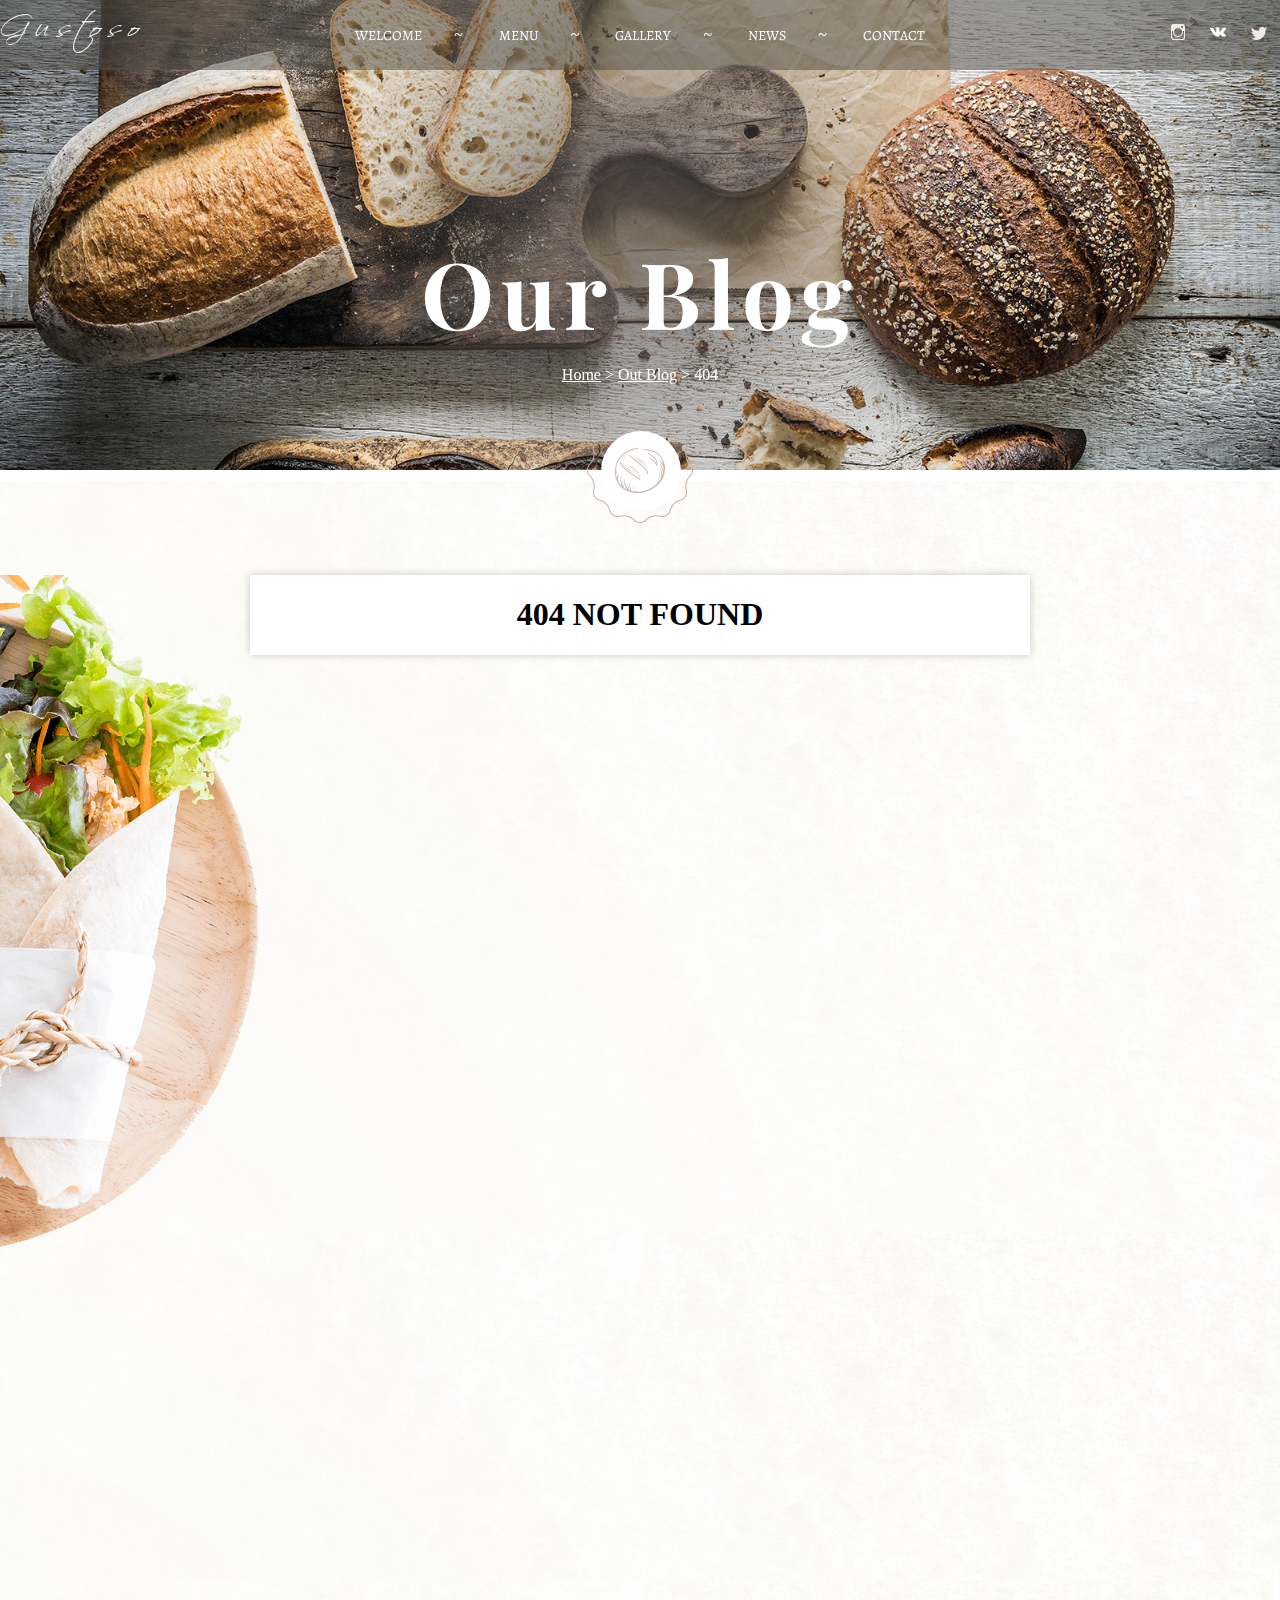
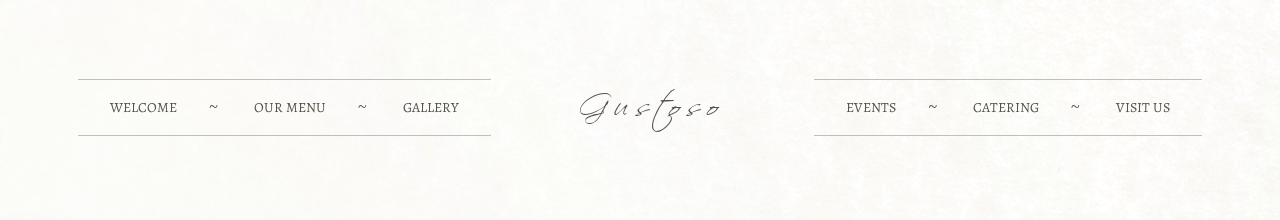
<file: articles.html>
<!DOCTYPE html>
<html lang="en">
<head>
    <meta charset="UTF-8">
    <title>Bakery Website - Blog</title>
    <link href="https://fonts.googleapis.com/css?family=Alegreya" rel="stylesheet">
    <link href="https://fonts.googleapis.com/css?family=Playfair+Display" rel="stylesheet">
    <link href="css/tabcontent.css" rel="stylesheet"/>
    <link href="css/style.css" rel="stylesheet"/>
    <link href="css/articles.css" rel="stylesheet"/>
    <script src="js/jquery.min.js"></script>
    <link rel="stylesheet" href="libs/owl-carousel/assets/owl.carousel.min.css"/>
    <!--[if IE]>
    <script src="http://html5shiv.googlecode.com/svn/trunk/html5.js"></script>
    <![endif]-->
    <!--[if IE]>
    <link href="/css/ie.css" media="screen, projection" rel="stylesheet" type="text/css"/>
    <![endif]-->
</head>
<body>
<header class="header parallax-window" data-parallax="scroll" data-image-src="img/background.jpg">
    <!-- NAVIGATION IN HEADER -->
    <nav class="menu_wrapper">
        <div class="page__inner menu_wrapper__inner row">
            <div class="logo Scriptina navigation__left"><a href="index.html" class="logo__text">Gustoso</a></div>
            <div class="menu_horizontal navigation__center">
                <ul class="menu_horizontal__ul">
                    <li class="menu_horizontal__li"><a class="menu_horizontal__a" href="index.html">Welcome</a></li>
                    <li class="menu_horizontal__li"><a class="menu_horizontal__a" href="menu.html">Menu</a></li>
                    <li class="menu_horizontal__li"><a class="menu_horizontal__a" href="gallery.html">Gallery</a></li>
                    <li class="menu_horizontal__li"><a class="menu_horizontal__a" href="blog.html">News</a></li>
                    <li class="menu_horizontal__li"><a class="menu_horizontal__a" href="contact.html">Contact</a></li>
                </ul>
            </div>
            <div class="menu_socials navigation__right">
                <ul class="menu_socials__ul">
                    <li class="menu_socials__li float-right"><a target="_blank"
                                                                href="https://twitter.com/klon_008"><img
                            class="menu_socials__img"
                            src="img/logo - Twitter.png"></a></li>
                    <li class="menu_socials__li float-right"><a target="_blank" href="https://vk.com/klon_008"><img
                            class="menu_socials__img" src="img/VK_Logo.png"></a></li>
                    <li class="menu_socials__li float-right"><a target="_blank"
                                                                href="https://www.instagram.com/klon_008/"><img
                            class="menu_socials__img"
                            src="img/logo - Instagram.png"></a></li>
                </ul>
            </div>
        </div>
    </nav>
    <!-- TEXT BLOCK IN HEADER -->
    <div class="page__inner">
        <div class="header__text">
            <h1 class="PlayfairDisplay header__title">Our Blog</h1>
            <div class="breadcrumbs"><a href="index.html">Home</a> > <a href="blog.html">Out Blog</a> > <span id="breadcrumbs_last_element">404</span></div>
        </div>
    </div>
</header>


<section class="art_of_cakes gallery__art_of_cakes" id="blog_block">
    <!-- SPLITTER -->
    <div class="art_of_cakes__splitter">
        <div class="art_of_cakes__top">
            <div class="art_of_cakes__circle"></div>
            <img class="art_of_cakes__img" src="img/Vektor-Smartobjekt.png">
        </div>
    </div>
    <!-- LEF-RIGHT 2 Column -->
    <div class="plate-bg">
    <div class="page__inner">

        <!--@FIXME тут контент-->
        <div class="news_article" id="news_article">
            <h1 style="text-align: center">404 NOT FOUND</h1>
        </div>
    </div>
    </div>
</section>

<footer class="footer footer__first_color_type">
    <!-- NAVIGATION IN FOOTER -->
    <div class="page__inner">
        <nav class="footer__nav">
            <div class="menu_horizontal menu_horizontal__footer">
                <ul class="menu_horizontal__ul menu_horizontal__ul__in-footer">
                    <li class="menu_horizontal__li menu_horizontal__li__in-footer"><a
                            class="menu_horizontal__a menu_horizontal__a__footer" href="index.html">welcome</a></li>
                    <li class="menu_horizontal__li menu_horizontal__li__in-footer"><a
                            class="menu_horizontal__a menu_horizontal__a__footer" href="menu.html">our menu</a></li>
                    <li class="menu_horizontal__li menu_horizontal__li__in-footer"><a
                            class="menu_horizontal__a menu_horizontal__a__footer" href="gallery.html">gallery</a>
                    </li>
                </ul>
            </div>
            <div class="logo menu_horizontal__logo__in-footer Scriptina"><a href="index.html"
                                                                            class="logo__text logo__text__in-footer">Gustoso</a>
            </div>
            <div class="menu_horizontal menu_horizontal__footer">
                <ul class="menu_horizontal__ul menu_horizontal__ul__in-footer">
                    <li class="menu_horizontal__li menu_horizontal__li__in-footer"><a
                            class="menu_horizontal__a menu_horizontal__a__footer" href="blog.html">events</a></li>
                    <li class="menu_horizontal__li menu_horizontal__li__in-footer"><a
                            class="menu_horizontal__a menu_horizontal__a__footer" href="https://delivery.yandex.ru/">catering</a></li>
                    <li class="menu_horizontal__li menu_horizontal__li__in-footer"><a
                            class="menu_horizontal__a menu_horizontal__a__footer" href="contact.html">visit us</a></li>
                </ul>
            </div>
        </nav>
    </div>
</footer>
<link href="libs/flaticon/flaticon.css" rel="stylesheet"/>
<script src="js/parallax.js"></script>
<script src="js/script.js"></script>
<script src="js/temp_data_fill.js"></script>
</body>
</html>
</file>
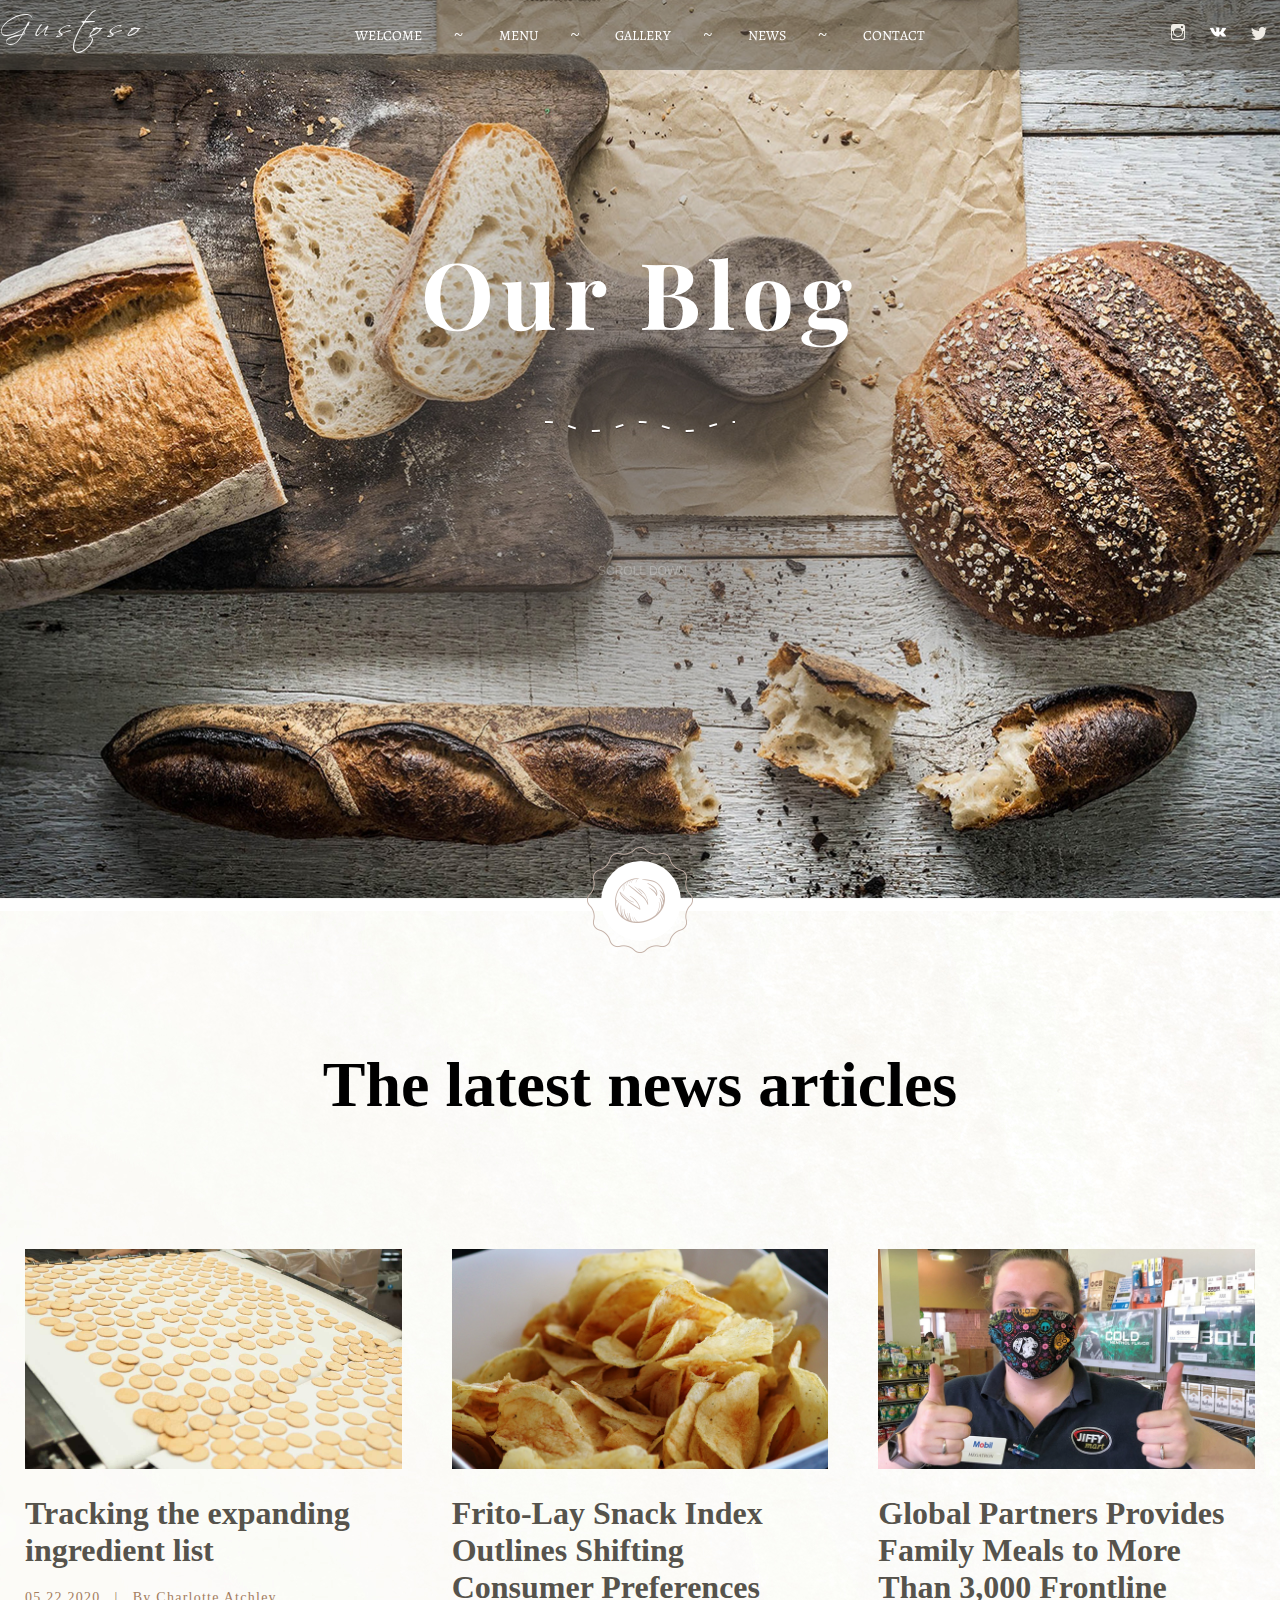
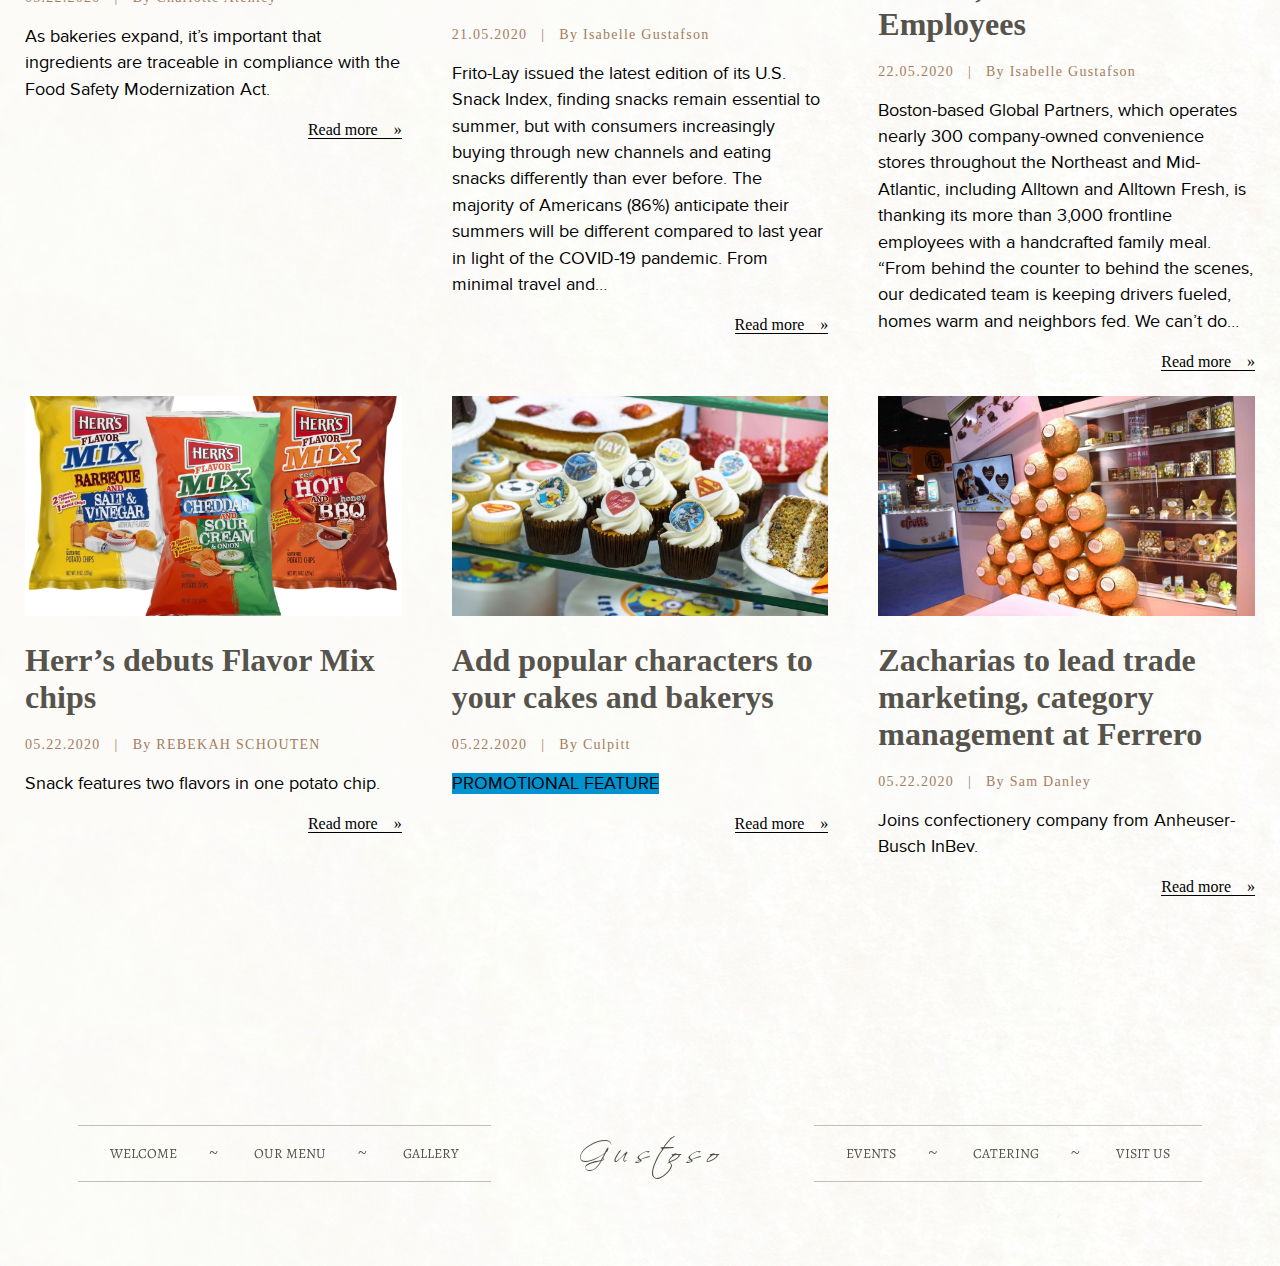
<file: blog.html>
<!DOCTYPE html>
<html lang="en">
<head>
    <meta charset="UTF-8">
    <title>Bakery Website - Blog</title>
    <link href="https://fonts.googleapis.com/css?family=Alegreya" rel="stylesheet">
    <link href="https://fonts.googleapis.com/css?family=Playfair+Display" rel="stylesheet">
    <link href="css/tabcontent.css" rel="stylesheet"/>
    <link href="css/style.css" rel="stylesheet"/>
    <link href="css/blog.css" rel="stylesheet"/>
    <script src="js/jquery.min.js"></script>
    <link rel="stylesheet" href="libs/owl-carousel/assets/owl.carousel.min.css"/>
    <!--[if IE]>
    <script src="http://html5shiv.googlecode.com/svn/trunk/html5.js"></script>
    <![endif]-->
    <!--[if IE]>
    <link href="/css/ie.css" media="screen, projection" rel="stylesheet" type="text/css"/>
    <![endif]-->
</head>
<body>
<header class="header parallax-window" data-parallax="scroll" data-image-src="img/background.jpg">
    <!-- NAVIGATION IN HEADER -->
    <nav class="menu_wrapper">
        <div class="page__inner menu_wrapper__inner row">
            <div class="logo Scriptina navigation__left"><a href="index.html" class="logo__text">Gustoso</a></div>
            <div class="menu_horizontal navigation__center">
                <ul class="menu_horizontal__ul">
                    <li class="menu_horizontal__li"><a class="menu_horizontal__a" href="index.html">Welcome</a></li>
                    <li class="menu_horizontal__li"><a class="menu_horizontal__a" href="menu.html">Menu</a></li>
                    <li class="menu_horizontal__li"><a class="menu_horizontal__a" href="gallery.html">Gallery</a></li>
                    <li class="menu_horizontal__li"><a class="menu_horizontal__a" href="blog.html">News</a></li>
                    <li class="menu_horizontal__li"><a class="menu_horizontal__a" href="contact.html">Contact</a></li>
                </ul>
            </div>
            <div class="menu_socials navigation__right">
                <ul class="menu_socials__ul">
                    <li class="menu_socials__li float-right"><a target="_blank"
                                                                href="https://twitter.com/klon_008"><img
                            class="menu_socials__img"
                            src="img/logo - Twitter.png"></a></li>
                    <li class="menu_socials__li float-right"><a target="_blank" href="https://vk.com/klon_008"><img
                            class="menu_socials__img" src="img/VK_Logo.png"></a></li>
                    <li class="menu_socials__li float-right"><a target="_blank"
                                                                href="https://www.instagram.com/klon_008/"><img
                            class="menu_socials__img"
                            src="img/logo - Instagram.png"></a></li>
                </ul>
            </div>
        </div>
    </nav>
    <!-- TEXT BLOCK IN HEADER -->
    <div class="page__inner">
        <div class="header__text">
            <h1 class="PlayfairDisplay header__title">Our Blog</h1>
            <div class="header__dashed-spacer"><img src="img/dashed-line.png" alt="dashed spacer"></div>
            <a href="#blog_block">
                <div class="arrow_down__container">
                    <div class="chevron"></div>
                    <div class="chevron"></div>
                    <div class="chevron"></div>
                    <span class="arrow_down__text">Scroll down</span>
                </div>
            </a>
        </div>
    </div>
</header>


<section class="art_of_cakes gallery__art_of_cakes" id="blog_block">
    <!-- SPLITTER -->
    <div class="art_of_cakes__splitter">
        <div class="art_of_cakes__top">
            <div class="art_of_cakes__circle"></div>
            <img class="art_of_cakes__img" src="img/Vektor-Smartobjekt.png">
        </div>
    </div>
    <!-- LEF-RIGHT 2 Column -->
    <div class="page__inner">

        <h1 class="blog_title">The latest news articles</h1>
        <div class="blog-grid">
            <article class="blog_item">
                <div class="blog_item__image_wrap">
                    <img class="blog_item__image" src="img/news/Ingredient-HandlingAdobeStock_234612790.jpg"
                         alt="Ingredient handlingadobestock 234612790">
                </div>
                <h1 class="blog_item__title">Tracking the expanding ingredient list</h1>
                <div class="blog_item__addinfo">
                    <div class="blog_item__date">05.22.2020</div>
                    <div class="blog_item__author">By Charlotte Atchley</div>
                </div>
                <p class="blog_item__short_text ProximaNova">As bakeries expand, it’s important that ingredients are
                    traceable in compliance with the Food Safety Modernization Act.</p>
                <div class="blog_item__readmore"><a href="articles.html?id=1">Read more</a></div>
            </article>

            <article class="blog_item">
                <div class="blog_item__image_wrap">
                    <img class="blog_item__image" src="img/news/salty-snacks_chips-1.jpg"
                         alt="Eliminate traffic">
                </div>
                <h1 class="blog_item__title">Frito-Lay Snack Index Outlines Shifting Consumer Preferences</h1>
                <div class="blog_item__addinfo">
                    <div class="blog_item__date">21.05.2020</div>
                    <div class="blog_item__author">By Isabelle Gustafson</div>
                </div>
                <p class="blog_item__short_text ProximaNova">Frito-Lay issued the latest edition of its U.S. Snack Index, finding snacks remain essential to summer, but with consumers increasingly buying through new channels and eating snacks differently than ever before. The majority of Americans (86%) anticipate their summers will be different compared to last year in light of the COVID-19 pandemic. From minimal travel and…</p>
                <div class="blog_item__readmore"><a href="articles.html?id=2">Read more</a></div>
            </article>

            <article class="blog_item">
                <div class="blog_item__image_wrap">
                    <img class="blog_item__image" src="img/news/global-partners-employee.jpg"
                         alt="Eliminate traffic">
                </div>
                <h1 class="blog_item__title">Global Partners Provides Family Meals to More Than 3,000 Frontline Employees</h1>
                <div class="blog_item__addinfo">
                    <div class="blog_item__date">22.05.2020</div>
                    <div class="blog_item__author">By Isabelle Gustafson</div>
                </div>
                <p class="blog_item__short_text ProximaNova">Boston-based Global Partners, which operates nearly 300 company-owned convenience stores throughout the Northeast and Mid-Atlantic, including Alltown and Alltown Fresh, is thanking its more than 3,000 frontline employees with a handcrafted family meal. “From behind the counter to behind the scenes, our dedicated team is keeping drivers fueled, homes warm and neighbors fed. We can’t do…</p>
                <div class="blog_item__readmore"><a href="articles.html?id=3">Read more</a></div>
            </article>

            <article class="blog_item">
                <div class="blog_item__image_wrap">
                    <img class="blog_item__image" src="img/news/HerrsFlavorMixChips_Lead.jpg"
                         alt="Eliminate traffic">
                </div>
                <h1 class="blog_item__title">Herr’s debuts Flavor Mix chips</h1>
                <div class="blog_item__addinfo">
                    <div class="blog_item__date">05.22.2020</div>
                    <div class="blog_item__author">By REBEKAH SCHOUTEN</div>
                </div>
                <p class="blog_item__short_text ProximaNova">Snack features two flavors in one potato chip.</p>
                <div class="blog_item__readmore"><a href="articles.html?id=4">Read more</a></div>
            </article>
            <article class="blog_item">
                <div class="blog_item__image_wrap">
                    <img class="blog_item__image" src="img/news/22727.photo.2.jpg"
                         alt="Eliminate traffic">
                </div>
                <h1 class="blog_item__title">Add popular characters to your cakes and bakerys</h1>
                <div class="blog_item__addinfo">
                    <div class="blog_item__date">05.22.2020</div>
                    <div class="blog_item__author">By Culpitt</div>
                </div>
                <p class="blog_item__short_text ProximaNova"><span style="background: #0093d0">PROMOTIONAL FEATURE</span></p>
                <div class="blog_item__readmore"><a href="articles.html?id=5">Read more</a></div>
            </article>

            <article class="blog_item">
                <div class="blog_item__image_wrap">
                    <img class="blog_item__image" src="img/news/Ferrero-1.jpg"
                         alt="Eliminate traffic">
                </div>
                <h1 class="blog_item__title">Zacharias to lead trade marketing, category management at Ferrero</h1>
                <div class="blog_item__addinfo">
                    <div class="blog_item__date">05.22.2020</div>
                    <div class="blog_item__author">By Sam Danley</div>
                </div>
                <p class="blog_item__short_text ProximaNova">Joins confectionery company from Anheuser-Busch InBev.</p>
                <div class="blog_item__readmore"><a href="articles.html?id=6">Read more</a></div>
            </article>
        </div>
    </div>
</section>

<footer class="footer footer__first_color_type">
    <!-- NAVIGATION IN FOOTER -->
    <div class="page__inner">
        <nav class="footer__nav">
            <div class="menu_horizontal menu_horizontal__footer">
                <ul class="menu_horizontal__ul menu_horizontal__ul__in-footer">
                    <li class="menu_horizontal__li menu_horizontal__li__in-footer"><a
                            class="menu_horizontal__a menu_horizontal__a__footer" href="index.html">welcome</a></li>
                    <li class="menu_horizontal__li menu_horizontal__li__in-footer"><a
                            class="menu_horizontal__a menu_horizontal__a__footer" href="menu.html">our menu</a></li>
                    <li class="menu_horizontal__li menu_horizontal__li__in-footer"><a
                            class="menu_horizontal__a menu_horizontal__a__footer" href="gallery.html">gallery</a>
                    </li>
                </ul>
            </div>
            <div class="logo menu_horizontal__logo__in-footer Scriptina"><a href="index.html"
                                                                            class="logo__text logo__text__in-footer">Gustoso</a>
            </div>
            <div class="menu_horizontal menu_horizontal__footer">
                <ul class="menu_horizontal__ul menu_horizontal__ul__in-footer">
                    <li class="menu_horizontal__li menu_horizontal__li__in-footer"><a
                            class="menu_horizontal__a menu_horizontal__a__footer" href="blog.html">events</a></li>
                    <li class="menu_horizontal__li menu_horizontal__li__in-footer"><a
                            class="menu_horizontal__a menu_horizontal__a__footer" href="https://delivery.yandex.ru/">catering</a></li>
                    <li class="menu_horizontal__li menu_horizontal__li__in-footer"><a
                            class="menu_horizontal__a menu_horizontal__a__footer" href="contact.html">visit us</a></li>
                </ul>
            </div>
        </nav>
    </div>
</footer>
<link href="libs/flaticon/flaticon.css" rel="stylesheet"/>
<script src="js/parallax.js"></script>
<script src="js/script.js"></script>
<script src="js/temp_data_fill.js"></script>
</body>
</html>
</file>
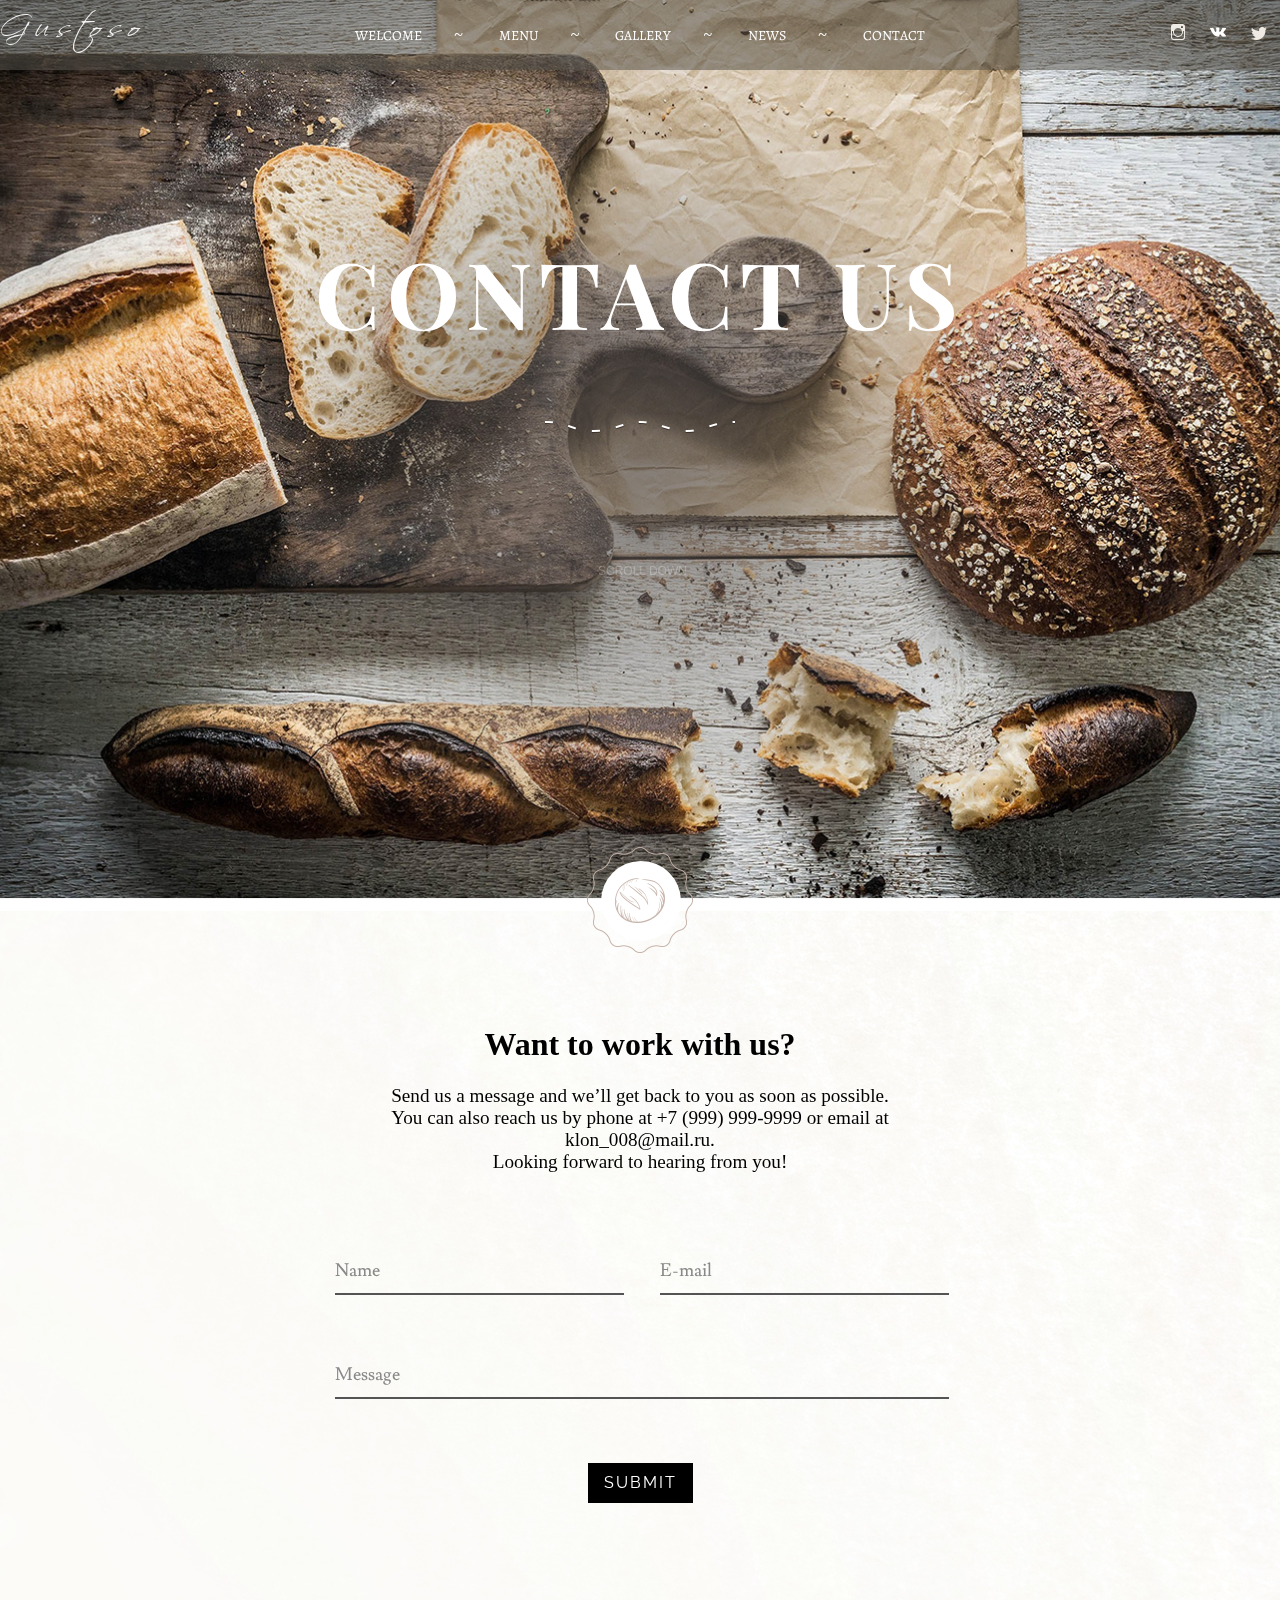
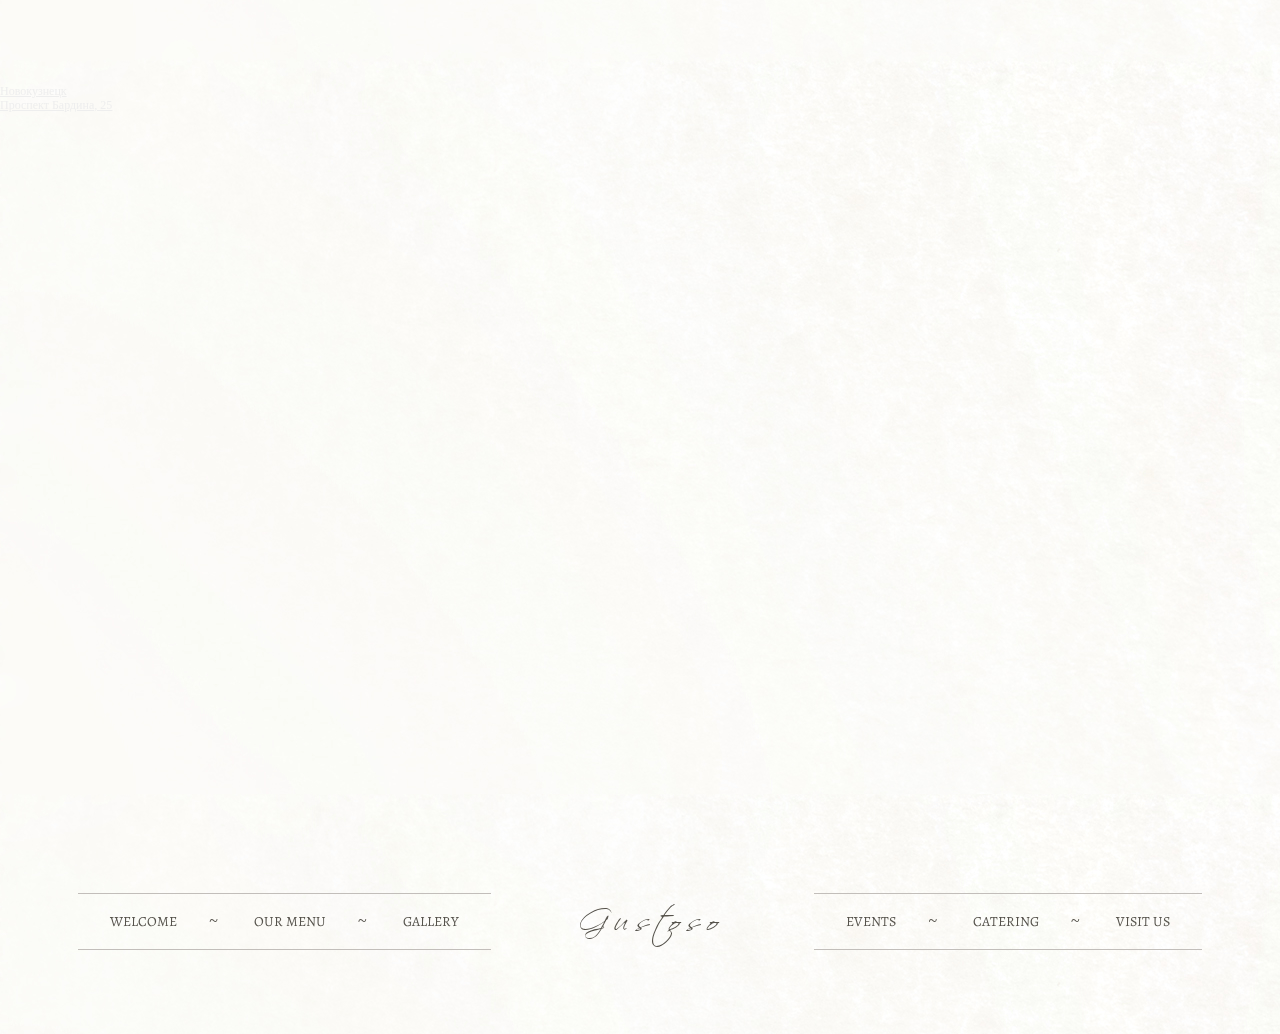
<file: contact.html>
<!DOCTYPE html>
<html lang="en">
<head>
    <meta charset="UTF-8">
    <title>Bakery Website</title>
    <link href="https://fonts.googleapis.com/css?family=Alegreya" rel="stylesheet">
    <link href="https://fonts.googleapis.com/css?family=Playfair+Display" rel="stylesheet">
    <link href="css/style.css" rel="stylesheet"/>
    <script src="js/jquery.min.js"></script>
    <link rel="stylesheet" href="libs/owl-carousel/assets/owl.carousel.min.css" />
    <!--[if IE]>
    <script src="http://html5shiv.googlecode.com/svn/trunk/html5.js"></script>
    <![endif]-->
    <!--[if IE]>
    <link href="/css/ie.css" media="screen, projection" rel="stylesheet" type="text/css" />
    <![endif]-->
    <link href="css/contact_us.css" rel="stylesheet"/>
</head>
<body>

<header class="header parallax-window" data-parallax="scroll" data-image-src="img/background.jpg">
    <!-- NAVIGATION IN HEADER -->
    <nav class="menu_wrapper">
        <div class="page__inner menu_wrapper__inner row">
            <div class="logo Scriptina navigation__left"><a href="index.html" class="logo__text">Gustoso</a></div>
            <div class="menu_horizontal navigation__center">
                <ul class="menu_horizontal__ul">
                    <li class="menu_horizontal__li"><a class="menu_horizontal__a" href="index.html">Welcome</a></li>
                    <li class="menu_horizontal__li"><a class="menu_horizontal__a" href="menu.html">Menu</a></li>
                    <li class="menu_horizontal__li"><a class="menu_horizontal__a" href="gallery.html">Gallery</a></li>
                    <li class="menu_horizontal__li"><a class="menu_horizontal__a" href="blog.html">News</a></li>
                    <li class="menu_horizontal__li"><a class="menu_horizontal__a" href="contact.html">Contact</a></li>
                </ul>
            </div>
            <div class="menu_socials navigation__right">
                <ul class="menu_socials__ul">
                    <li class="menu_socials__li float-right"><a target="_blank"
                                                                href="https://twitter.com/klon_008"><img class="menu_socials__img"
                                                                                                         src="img/logo - Twitter.png"></a></li>
                    <li class="menu_socials__li float-right"><a target="_blank" href="https://vk.com/klon_008"><img
                            class="menu_socials__img" src="img/VK_Logo.png"></a></li>
                    <li class="menu_socials__li float-right"><a target="_blank"
                                                                href="https://www.instagram.com/klon_008/"><img class="menu_socials__img"
                                                                                                                src="img/logo - Instagram.png"></a></li>
                </ul>
            </div>
        </div>
    </nav>
    <!-- TEXT BLOCK IN HEADER -->
    <div class="page__inner">
        <div class="header__text">
            <h1 class="PlayfairDisplay header__title">CONTACT US</h1>
            <div class="header__dashed-spacer"><img src="img/dashed-line.png" alt="dashed spacer"></div>
            <a href="#contact_block">
            <div class="arrow_down__container">
                <div class="chevron"></div>
                <div class="chevron"></div>
                <div class="chevron"></div>
                <span class="arrow_down__text">Scroll down</span>
            </div>
            </a>
        </div>
    </div>
</header>
<section class="art_of_cakes gallery__art_of_cakes" id="contact_block">
    <!-- SPLITTER -->
    <div class="art_of_cakes__splitter">
        <div class="art_of_cakes__top">
            <div class="art_of_cakes__circle"></div>
            <img class="art_of_cakes__img" src="img/Vektor-Smartobjekt.png">
        </div>
    </div>
    <!-- LEF-RIGHT 2 Column -->
    <div class="page__inner">
        <section class="get-in-touch">
            <h1>Want to work with us?</h1>
            <p class="wanttowork__text">Send us a message and we’ll get back to you as soon as possible.<br/>  You can also reach us by phone at +7 (999) 999-9999 or email at klon_008@mail.ru.<br/>
                Looking forward to hearing from you!</p>
            <form class="contact-form row">
                <div class="form-field col x-50">
                    <input id="name" class="input-text js-input" type="text" required>
                    <label class="label" for="name">Name</label>
                </div>
                <div class="form-field col x-50">
                    <input id="email" class="input-text js-input" type="email" required>
                    <label class="label" for="email">E-mail</label>
                </div>
                <div class="form-field col x-100">
                    <input id="message" class="input-text js-input" type="text" required>
                    <label class="label" for="message">Message</label>
                </div>
                <div class="form-field col x-100 align-center">
                    <input class="submit-btn" type="submit" value="Submit">
                </div>
            </form>
        </section>
        <section id="map">
            <div style="position:relative;overflow:hidden;"><a href="https://yandex.ru/maps/237/novokuznetsk/?utm_medium=mapframe&utm_source=maps" style="color:#eee;font-size:12px;position:absolute;top:0px;">Новокузнецк</a><a href="https://yandex.ru/maps/237/novokuznetsk/house/prospekt_bardina_25/bE4YdwVpQUECQFtpfXt0dHxjbA==/?ll=87.130244%2C53.754737&utm_medium=mapframe&utm_source=maps&z=17.81" style="color:#eee;font-size:12px;position:absolute;top:14px;">Проспект Бардина, 25</a><iframe src="https://yandex.ru/map-widget/v1/-/CCQ6EWWGKD" height="600" frameborder="1" allowfullscreen="true" style="position:relative;width:100%;    border: none;"></iframe></div>
        </section>
    </div>
</section>
<footer class="footer footer__first_color_type">
    <!-- NAVIGATION IN FOOTER -->
    <div class="page__inner">
        <nav class="footer__nav">
            <div class="menu_horizontal menu_horizontal__footer">
                <ul class="menu_horizontal__ul menu_horizontal__ul__in-footer">
                    <li class="menu_horizontal__li menu_horizontal__li__in-footer"><a
                            class="menu_horizontal__a menu_horizontal__a__footer" href="index.html">welcome</a></li>
                    <li class="menu_horizontal__li menu_horizontal__li__in-footer"><a
                            class="menu_horizontal__a menu_horizontal__a__footer" href="menu.html">our menu</a></li>
                    <li class="menu_horizontal__li menu_horizontal__li__in-footer"><a
                            class="menu_horizontal__a menu_horizontal__a__footer" href="gallery.html">gallery</a>
                    </li>
                </ul>
            </div>
            <div class="logo menu_horizontal__logo__in-footer Scriptina"><a href="index.html"
                                                                            class="logo__text logo__text__in-footer">Gustoso</a>
            </div>
            <div class="menu_horizontal menu_horizontal__footer">
                <ul class="menu_horizontal__ul menu_horizontal__ul__in-footer">
                    <li class="menu_horizontal__li menu_horizontal__li__in-footer"><a
                            class="menu_horizontal__a menu_horizontal__a__footer" href="blog.html">events</a></li>
                    <li class="menu_horizontal__li menu_horizontal__li__in-footer"><a
                            class="menu_horizontal__a menu_horizontal__a__footer" href="https://delivery.yandex.ru/">catering</a></li>
                    <li class="menu_horizontal__li menu_horizontal__li__in-footer"><a
                            class="menu_horizontal__a menu_horizontal__a__footer" href="contact.html">visit us</a></li>
                </ul>
            </div>
        </nav>
    </div>
</footer>
<script src="js/parallax.js"></script>
<script src="js/script.js"></script>
</body>
</file>
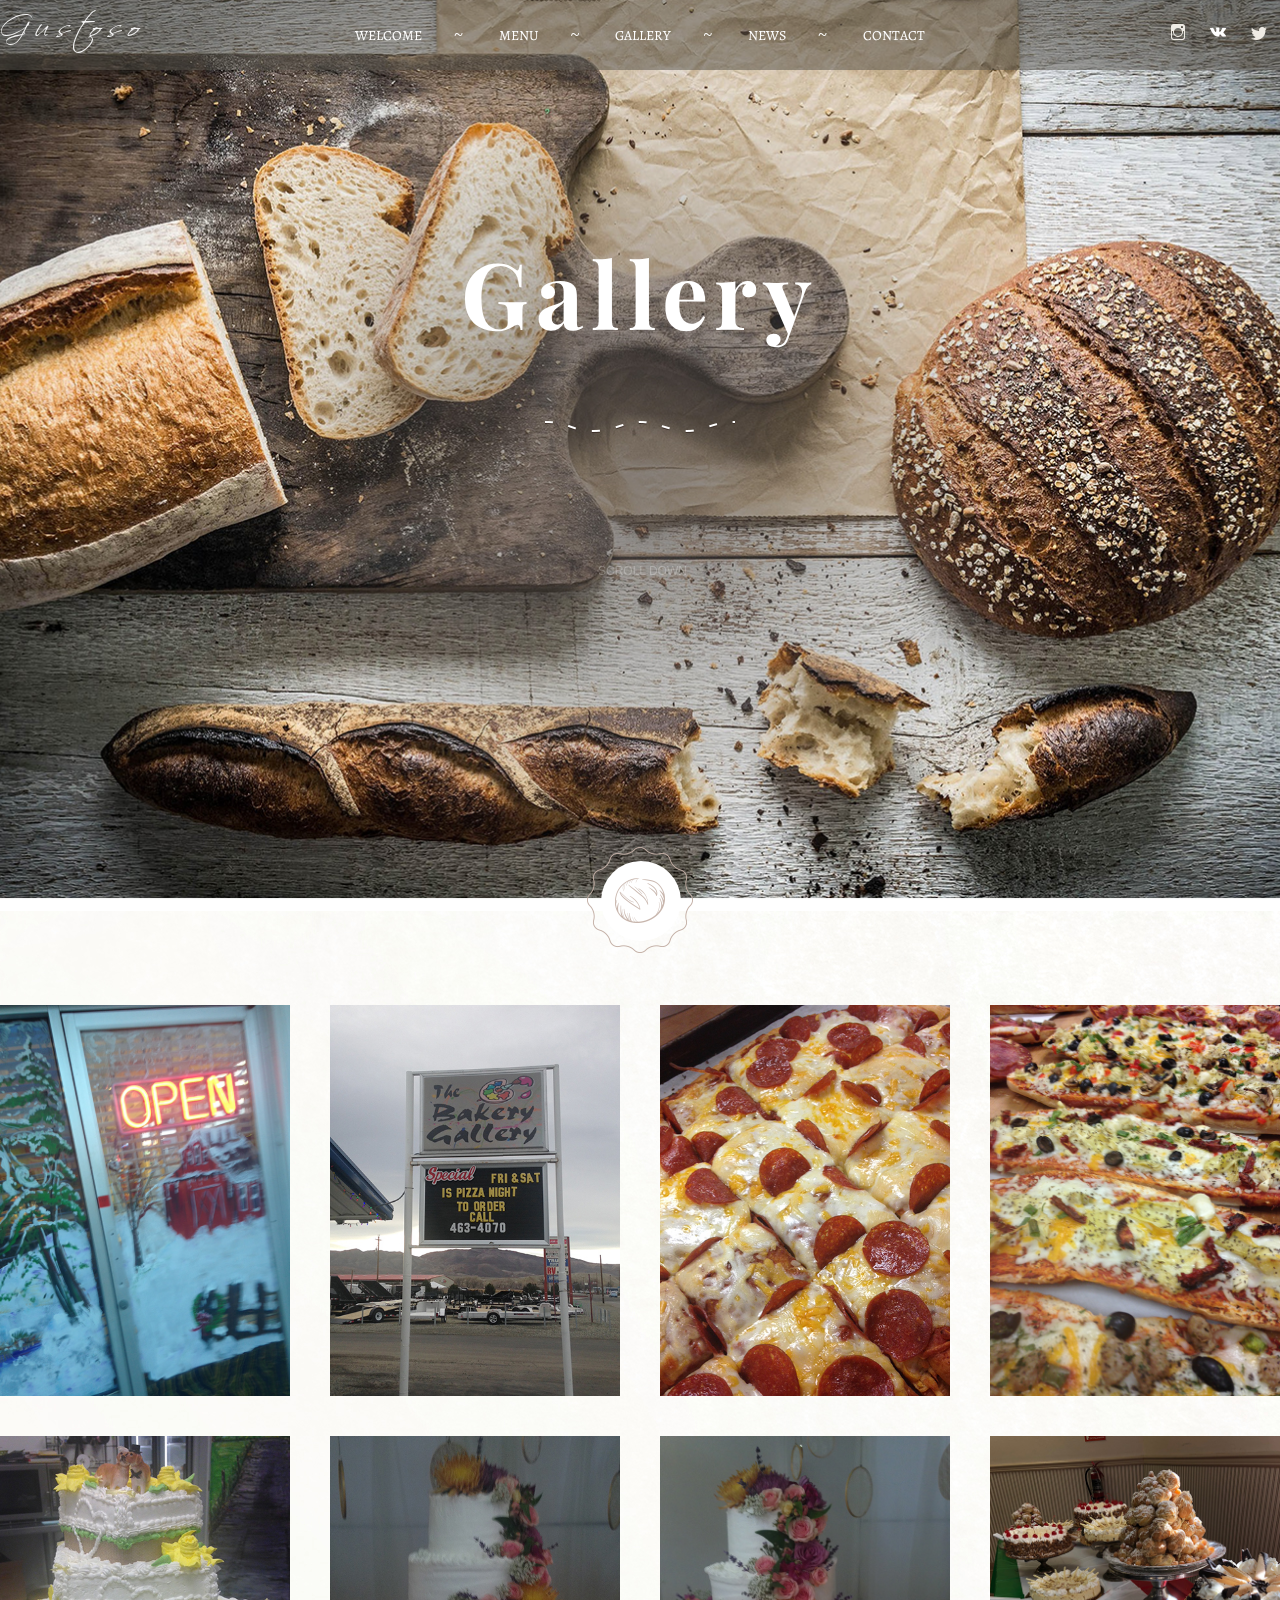
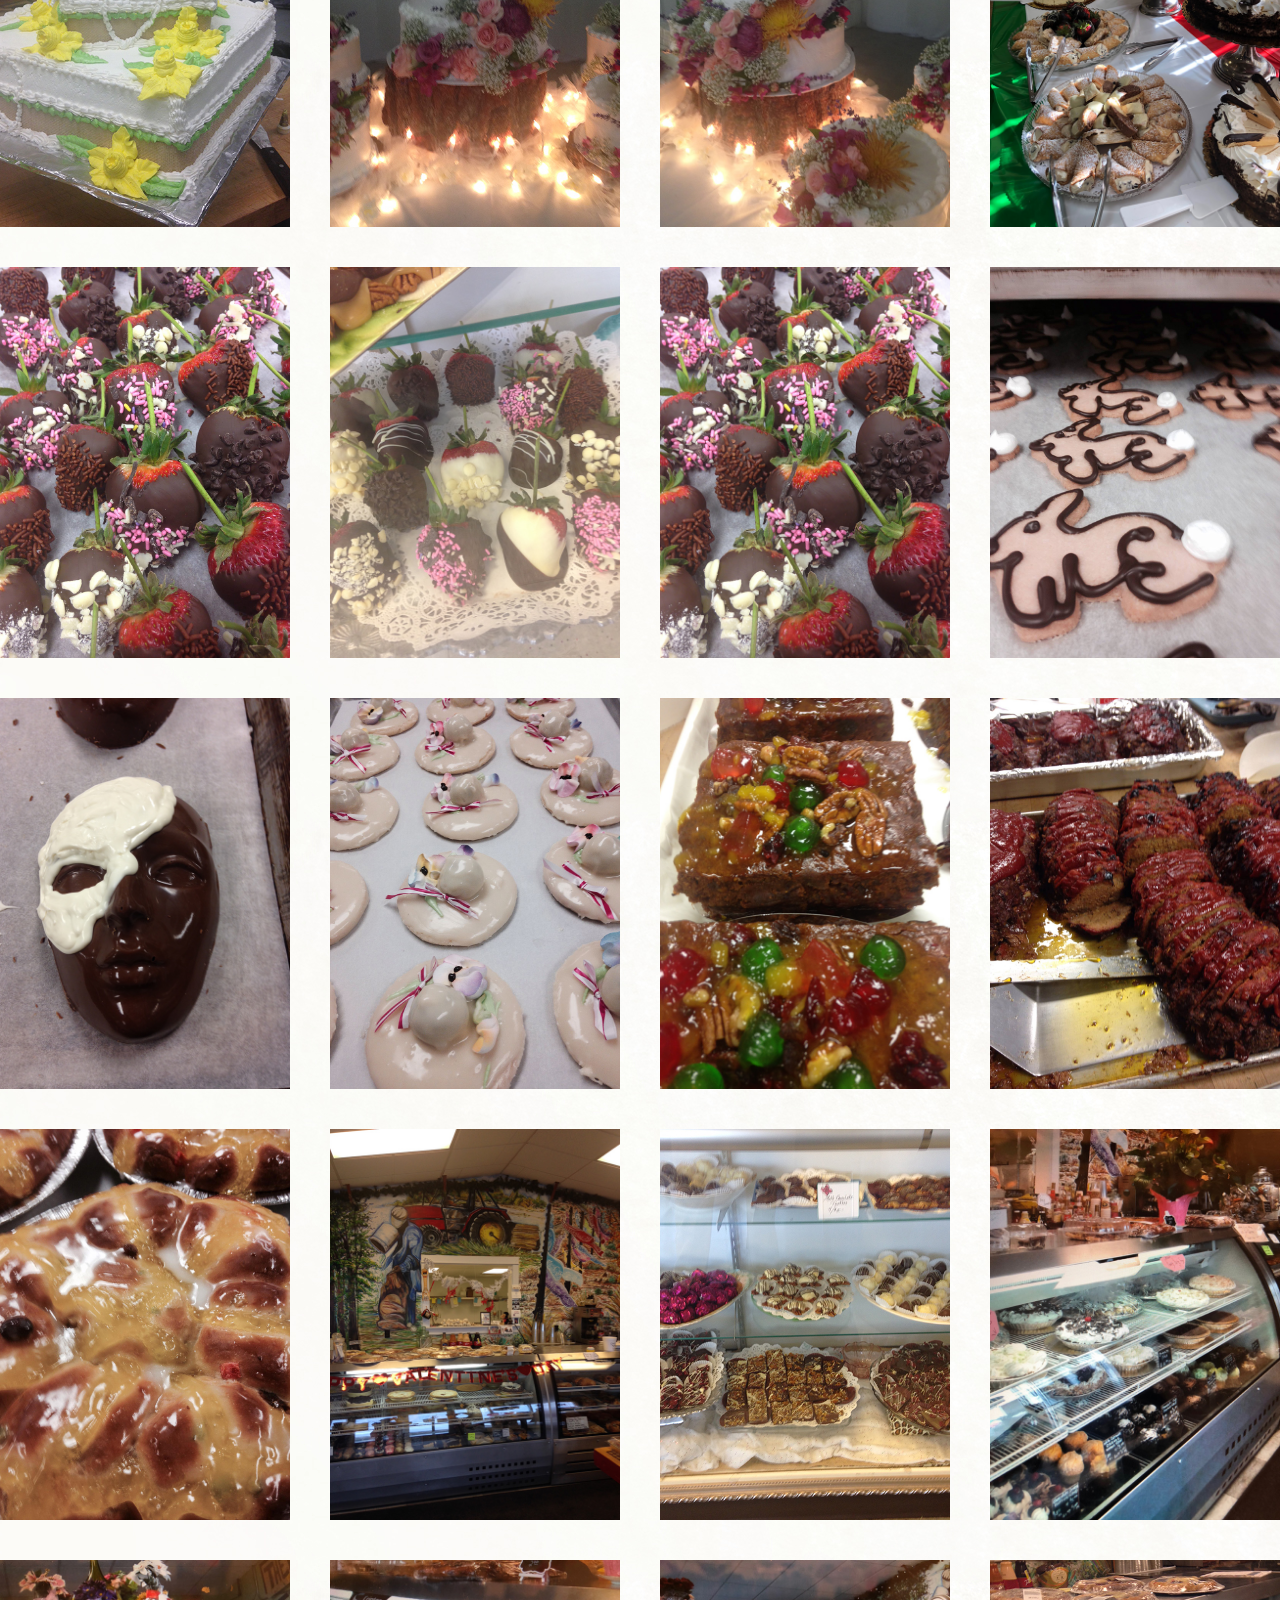
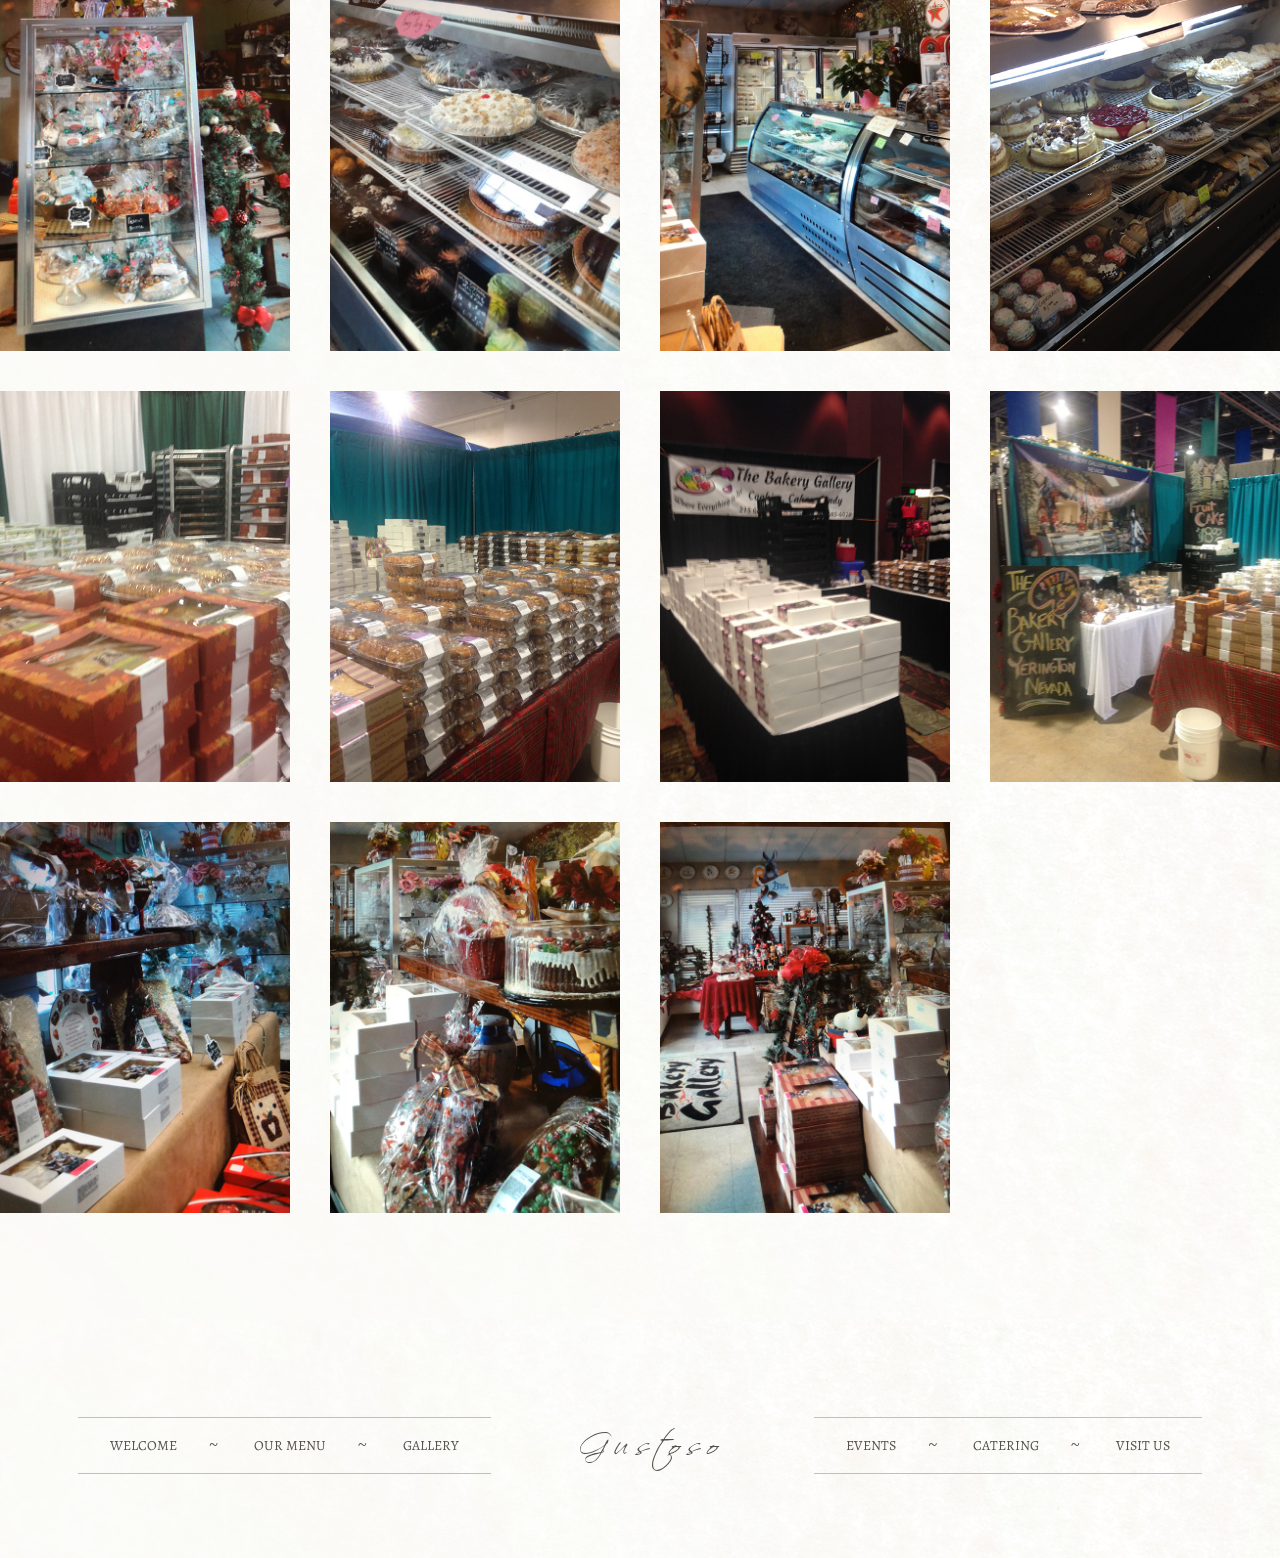
<file: gallery.html>
<!DOCTYPE html>
<html lang="en">

<head>
    <meta charset="UTF-8">
    <title>Bakery Website - Gallery</title>
    <link href="https://fonts.googleapis.com/css?family=Alegreya" rel="stylesheet">
    <link href="https://fonts.googleapis.com/css?family=Playfair+Display" rel="stylesheet">
    <link href="css/style.css" rel="stylesheet" />
    <link href="css/gallery.css" rel="stylesheet" />
    <script src="js/jquery.min.js"></script>
    <link rel="stylesheet" href="owl-carousel/assets/owl.carousel.min.css" />
    <link rel="stylesheet" href="libs/magnificpopup/magnific-popup.css" />
    <!--[if IE]>
    <script src="http://html5shiv.googlecode.com/svn/trunk/html5.js"></script>
    <![endif]-->
    <!--[if IE]>
    <link href="/css/ie.css" media="screen, projection" rel="stylesheet" type="text/css" />
    <![endif]-->
    <!-- <script src="owl-carousel/owl.carousel.js"></script> -->
    <script src="libs/magnificpopup/jquery.magnific-popup.min.js"></script>
</head>

<body>

    <header class="header parallax-window" data-parallax="scroll" data-image-src="img/background.jpg">
        <!-- NAVIGATION IN HEADER -->
        <nav class="menu_wrapper">
            <div class="page__inner menu_wrapper__inner row">
                <div class="logo Scriptina navigation__left"><a href="index.html" class="logo__text">Gustoso</a></div>
                <div class="menu_horizontal navigation__center">
                    <ul class="menu_horizontal__ul">
                        <li class="menu_horizontal__li"><a class="menu_horizontal__a" href="index.html">Welcome</a></li>
                        <li class="menu_horizontal__li"><a class="menu_horizontal__a" href="menu.html">Menu</a></li>
                        <li class="menu_horizontal__li"><a class="menu_horizontal__a" href="gallery.html">Gallery</a></li>
                        <li class="menu_horizontal__li"><a class="menu_horizontal__a" href="blog.html">News</a></li>
                        <li class="menu_horizontal__li"><a class="menu_horizontal__a" href="contact.html">Contact</a></li>
                    </ul>
                </div>
                <div class="menu_socials navigation__right">
                    <ul class="menu_socials__ul">
                        <li class="menu_socials__li float-right"><a target="_blank"
                                href="https://twitter.com/klon_008"><img class="menu_socials__img"
                                    src="img/logo - Twitter.png"></a></li>
                        <li class="menu_socials__li float-right"><a target="_blank" href="https://vk.com/klon_008"><img
                                    class="menu_socials__img" src="img/VK_Logo.png"></a></li>
                        <li class="menu_socials__li float-right"><a target="_blank"
                                href="https://www.instagram.com/klon_008/"><img class="menu_socials__img"
                                    src="img/logo - Instagram.png"></a></li>
                    </ul>
                </div>
            </div>
        </nav>
        <!-- TEXT BLOCK IN HEADER -->
        <div class="page__inner">
            <div class="header__text">
                <h1 class="PlayfairDisplay header__title">Gallery</h1>
                <div class="header__dashed-spacer"><img src="img/dashed-line.png" alt="dashed spacer"></div>
                <a href="#gallery">
                    <div class="arrow_down__container">
                        <div class="chevron"></div>
                        <div class="chevron"></div>
                        <div class="chevron"></div>
                        <span class="arrow_down__text">Scroll down</span>
                    </div>
                </a>
            </div>
        </div>
    </header>
    <section class="art_of_cakes gallery__art_of_cakes">
        <!-- SPLITTER -->
        <div class="art_of_cakes__splitter">
            <div class="art_of_cakes__top">
                <div class="art_of_cakes__circle"></div>
                <img class="art_of_cakes__img" src="img/Vektor-Smartobjekt.png">
            </div>
        </div>
        <!-- LEF-RIGHT 2 Column -->
        <div class="page__inner" id="gallery">
            <div class="gallery">
                <div class="gallery__item"><img src="img/gallery/open.jpg" data-mfp-src="img/gallery/open.jpg"
                        alt="gallery item 0" /></div>
                <div class="gallery__item"><img src="img/gallery/sign.jpg" data-mfp-src="img/gallery/sign.jpg"
                        alt="gallery item 1" /></div>
                <div class="gallery__item"><img src="img/gallery/pizza.jpg" data-mfp-src="img/gallery/pizza.jpg"
                        alt="gallery item 2" /></div>
                <div class="gallery__item"><img src="img/gallery/french-bread-pizza.jpg"
                        data-mfp-src="img/gallery/french-bread-pizza.jpg" alt="gallery item 3" /></div>
                <div class="gallery__item"><img src="img/gallery/wedding-cake.jpg"
                        data-mfp-src="img/gallery/wedding-cake.jpg" alt="gallery item 4" /></div>
                <div class="gallery__item"><img src="img/gallery/weddingcake1.jpg"
                        data-mfp-src="img/gallery/weddingcake1.jpg" alt="gallery item 5" /></div>
                <div class="gallery__item"><img src="img/gallery/weddingcake2.jpg"
                        data-mfp-src="img/gallery/weddingcake2.jpg" alt="gallery item 6" /></div>
                <div class="gallery__item"><img src="img/gallery/italian-desserts.jpg"
                        data-mfp-src="img/gallery/italian-desserts.jpg" alt="gallery item 7" /></div>
                <div class="gallery__item"><img src="img/gallery/Chocolate-Strawberries.jpg"
                        data-mfp-src="img/gallery/Chocolate-Strawberries.jpg" alt="gallery item 8" /></div>
                <div class="gallery__item"><img src="img/gallery/strawberries1.jpg"
                        data-mfp-src="img/gallery/strawberries1.jpg" alt="gallery item 9" /></div>
                <div class="gallery__item"><img src="img/gallery/strawberries2.jpg"
                        data-mfp-src="img/gallery/strawberries2.jpg" alt="gallery item 10" /></div>
                <div class="gallery__item"><img src="img/gallery/Bunny-Cookies.jpg"
                        data-mfp-src="img/gallery/Bunny-Cookies.jpg" alt="gallery item 11" /></div>
                <div class="gallery__item"><img src="img/gallery/chocolate-mask.jpg"
                        data-mfp-src="img/gallery/chocolate-mask.jpg" alt="gallery item 12" /></div>
                <div class="gallery__item"><img src="img/gallery/Hat-Candies.jpg"
                        data-mfp-src="img/gallery/Hat-Candies.jpg" alt="gallery item 13" /></div>
                <div class="gallery__item"><img src="img/gallery/fruitcake.jpg" data-mfp-src="img/gallery/fruitcake.jpg"
                        alt="gallery item 14" /></div>
                <div class="gallery__item"><img src="img/gallery/Catering-Meat.jpg"
                        data-mfp-src="img/gallery/Catering-Meat.jpg" alt="gallery item 15" /></div>
                <div class="gallery__item"><img src="img/gallery/Glazed-Rolls.jpg"
                        data-mfp-src="img/gallery/Glazed-Rolls.jpg" alt="gallery item 16" /></div>
                <div class="gallery__item"><img src="img/gallery/case.jpg" data-mfp-src="img/gallery/case.jpg"
                        alt="gallery item 17" /></div>
                <div class="gallery__item"><img src="img/gallery/case1.jpg" data-mfp-src="img/gallery/case1.jpg"
                        alt="gallery item 18" /></div>
                <div class="gallery__item"><img src="img/gallery/case2.jpg" data-mfp-src="img/gallery/case2.jpg"
                        alt="gallery item 19" /></div>
                <div class="gallery__item"><img src="img/gallery/case3.jpg" data-mfp-src="img/gallery/case3.jpg"
                        alt="gallery item 20" /></div>
                <div class="gallery__item"><img src="img/gallery/case4.jpg" data-mfp-src="img/gallery/case4.jpg"
                        alt="gallery item 21" /></div>
                <div class="gallery__item"><img src="img/gallery/case5.jpg" data-mfp-src="img/gallery/case5.jpg"
                        alt="gallery item 22" /></div>
                <div class="gallery__item"><img src="img/gallery/case6.jpg" data-mfp-src="img/gallery/case6.jpg"
                        alt="gallery item 23" /></div>
                <div class="gallery__item"><img src="img/gallery/supply1.jpg" data-mfp-src="img/gallery/supply1.jpg"
                        alt="gallery item 24" /></div>
                <div class="gallery__item"><img src="img/gallery/supply2.jpg" data-mfp-src="img/gallery/supply2.jpg"
                        alt="gallery item 25" /></div>
                <div class="gallery__item"><img src="img/gallery/supply3.jpg" data-mfp-src="img/gallery/supply3.jpg"
                        alt="gallery item 26" /></div>
                <div class="gallery__item"><img src="img/gallery/supply4.jpg" data-mfp-src="img/gallery/supply4.jpg"
                        alt="gallery item 27" /></div>
                <div class="gallery__item"><img src="img/gallery/supply5.jpg" data-mfp-src="img/gallery/supply5.jpg"
                        alt="gallery item 28" /></div>
                <div class="gallery__item"><img src="img/gallery/supply6.jpg" data-mfp-src="img/gallery/supply6.jpg"
                        alt="gallery item 29" /></div>
                <div class="gallery__item"><img src="img/gallery/supply7.jpg" data-mfp-src="img/gallery/supply7.jpg"
                        alt="gallery item 30" /></div>
            </div>
        </div>
    </section>
    <footer class="footer footer__first_color_type">
        <!-- NAVIGATION IN FOOTER -->
        <div class="page__inner">
            <nav class="footer__nav">
                <div class="menu_horizontal menu_horizontal__footer">
                    <ul class="menu_horizontal__ul menu_horizontal__ul__in-footer">
                        <li class="menu_horizontal__li menu_horizontal__li__in-footer"><a
                                class="menu_horizontal__a menu_horizontal__a__footer" href="index.html">welcome</a></li>
                        <li class="menu_horizontal__li menu_horizontal__li__in-footer"><a
                                class="menu_horizontal__a menu_horizontal__a__footer" href="menu.html">our menu</a></li>
                        <li class="menu_horizontal__li menu_horizontal__li__in-footer"><a
                                class="menu_horizontal__a menu_horizontal__a__footer" href="gallery.html">gallery</a>
                        </li>
                    </ul>
                </div>
                <div class="logo menu_horizontal__logo__in-footer Scriptina"><a href="index.html"
                                                                                class="logo__text logo__text__in-footer">Gustoso</a>
                </div>
                <div class="menu_horizontal menu_horizontal__footer">
                    <ul class="menu_horizontal__ul menu_horizontal__ul__in-footer">
                        <li class="menu_horizontal__li menu_horizontal__li__in-footer"><a
                                class="menu_horizontal__a menu_horizontal__a__footer" href="blog.html">events</a></li>
                        <li class="menu_horizontal__li menu_horizontal__li__in-footer"><a
                                class="menu_horizontal__a menu_horizontal__a__footer" href="https://delivery.yandex.ru/">catering</a></li>
                        <li class="menu_horizontal__li menu_horizontal__li__in-footer"><a
                                class="menu_horizontal__a menu_horizontal__a__footer" href="contact.html">visit us</a></li>
                    </ul>
                </div>
            </nav>
        </div>
    </footer>
    <script src="js/parallax.js"></script>
    <script src="js/script.js"></script>
    <script type="text/javascript">
        $(document).ready(function () {
            $('.gallery__item > img').magnificPopup({
                type: 'image',
                gallery: {
                    enabled: true
                }
            });

        });
    </script>
</body>

</html>
</file>
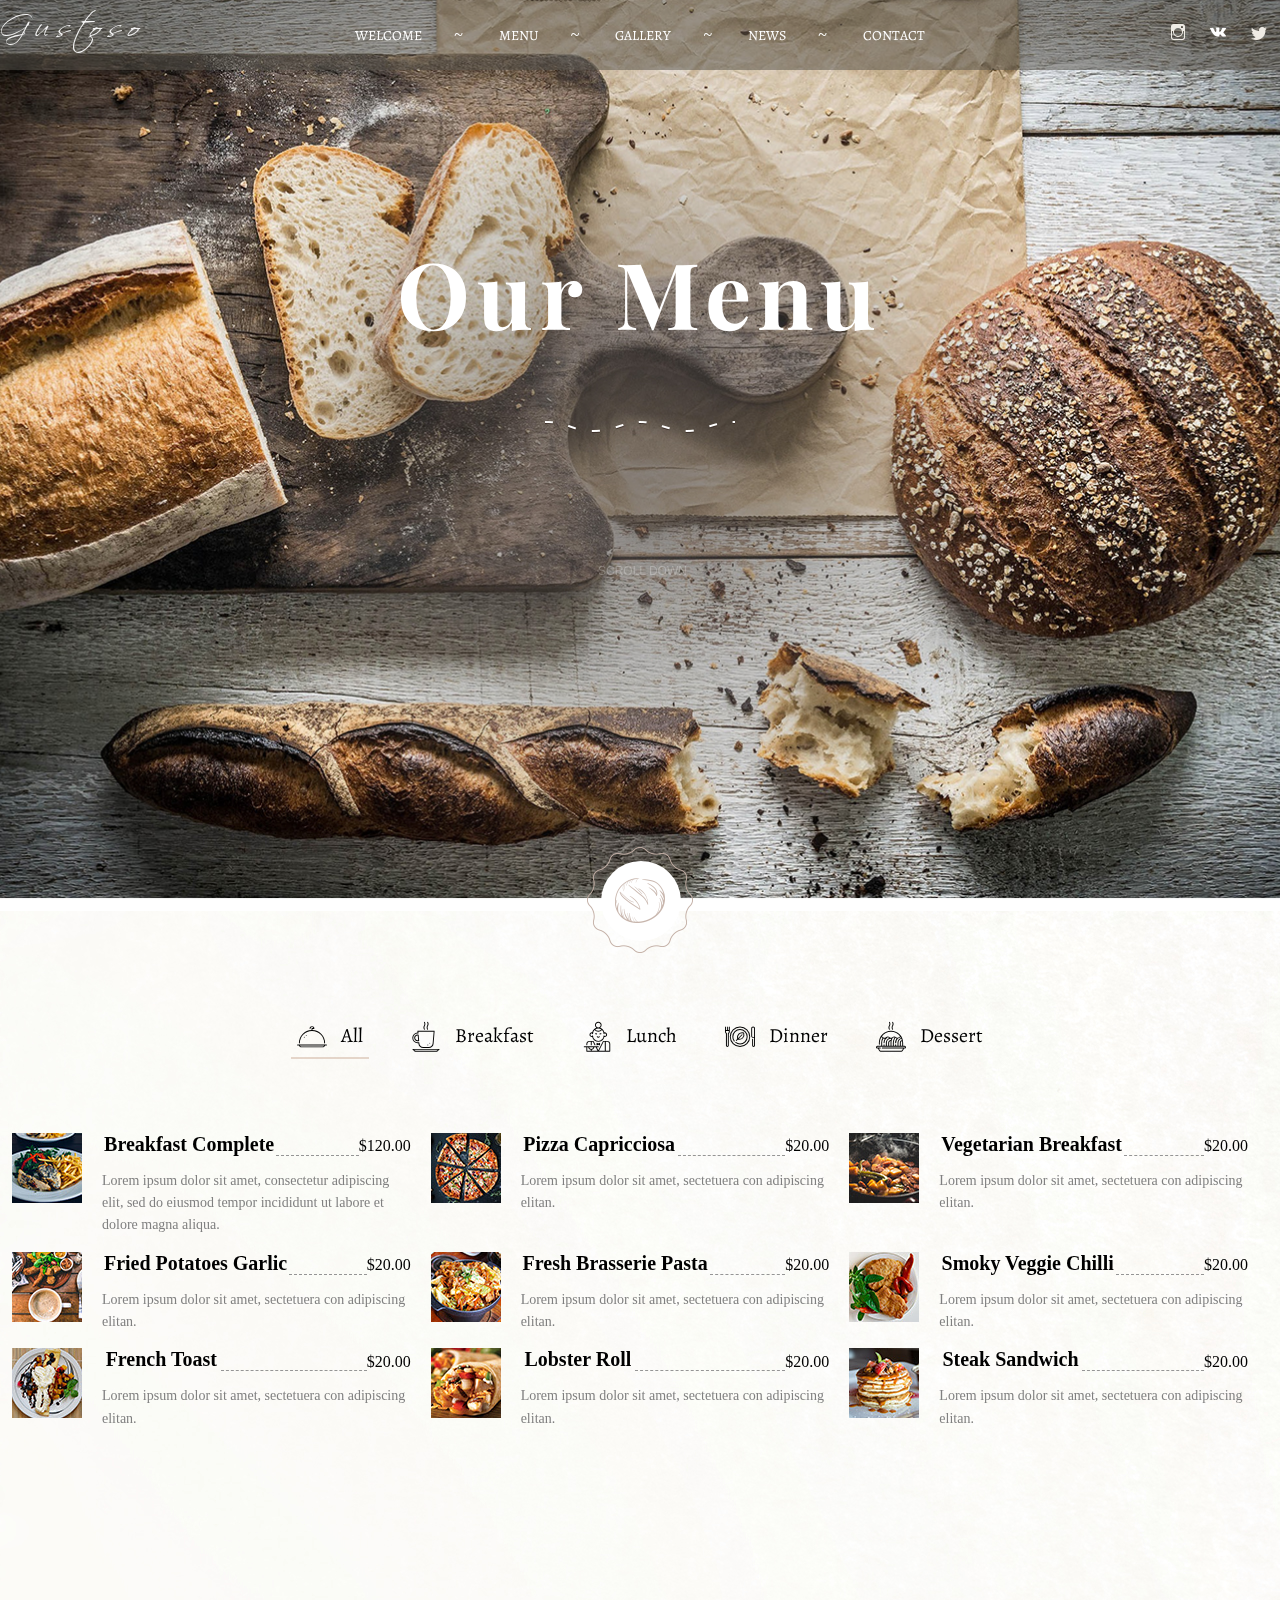
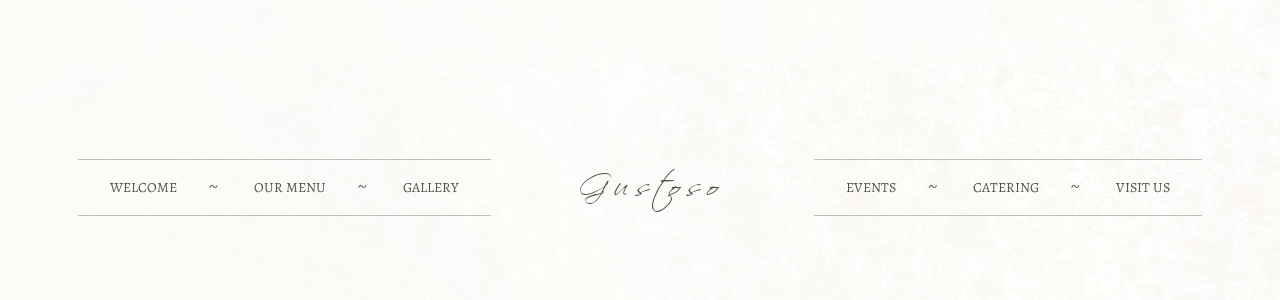
<file: menu.html>
<!DOCTYPE html>
<html lang="en">
<head>
    <meta charset="UTF-8">
    <title>Bakery Website - Menu</title>
    <link href="https://fonts.googleapis.com/css?family=Alegreya" rel="stylesheet">
    <link href="https://fonts.googleapis.com/css?family=Playfair+Display" rel="stylesheet">
    <link href="css/tabcontent.css" rel="stylesheet"/>
    <link href="css/style.css" rel="stylesheet"/>
    <link href="css/menu.css" rel="stylesheet"/>
    <script src="js/jquery.min.js"></script>
    <link rel="stylesheet" href="libs/owl-carousel/assets/owl.carousel.min.css"/>
    <!--[if IE]>
    <script src="http://html5shiv.googlecode.com/svn/trunk/html5.js"></script>
    <![endif]-->
    <!--[if IE]>
    <link href="/css/ie.css" media="screen, projection" rel="stylesheet" type="text/css"/>
    <![endif]-->
</head>
<body>
<header class="header parallax-window" data-parallax="scroll" data-image-src="img/background.jpg">
    <!-- NAVIGATION IN HEADER -->
    <nav class="menu_wrapper">
        <div class="page__inner menu_wrapper__inner row">
            <div class="logo Scriptina navigation__left"><a href="index.html" class="logo__text">Gustoso</a></div>
            <div class="menu_horizontal navigation__center">
                <ul class="menu_horizontal__ul">
                    <li class="menu_horizontal__li"><a class="menu_horizontal__a" href="index.html">Welcome</a></li>
                    <li class="menu_horizontal__li"><a class="menu_horizontal__a" href="menu.html">Menu</a></li>
                    <li class="menu_horizontal__li"><a class="menu_horizontal__a" href="gallery.html">Gallery</a></li>
                    <li class="menu_horizontal__li"><a class="menu_horizontal__a" href="blog.html">News</a></li>
                    <li class="menu_horizontal__li"><a class="menu_horizontal__a" href="contact.html">Contact</a></li>
                </ul>
            </div>
            <div class="menu_socials navigation__right">
                <ul class="menu_socials__ul">
                    <li class="menu_socials__li float-right"><a target="_blank"
                                                                href="https://twitter.com/klon_008"><img
                            class="menu_socials__img"
                            src="img/logo - Twitter.png"></a></li>
                    <li class="menu_socials__li float-right"><a target="_blank" href="https://vk.com/klon_008"><img
                            class="menu_socials__img" src="img/VK_Logo.png"></a></li>
                    <li class="menu_socials__li float-right"><a target="_blank"
                                                                href="https://www.instagram.com/klon_008/"><img
                            class="menu_socials__img"
                            src="img/logo - Instagram.png"></a></li>
                </ul>
            </div>
        </div>
    </nav>
    <!-- TEXT BLOCK IN HEADER -->
    <div class="page__inner">
        <div class="header__text">
            <h1 class="PlayfairDisplay header__title">Our Menu</h1>
            <div class="header__dashed-spacer"><img src="img/dashed-line.png" alt="dashed spacer"></div>
            <a href="#menu_block">
                <div class="arrow_down__container">
                    <div class="chevron"></div>
                    <div class="chevron"></div>
                    <div class="chevron"></div>
                    <span class="arrow_down__text">Scroll down</span>
                </div>
            </a>
        </div>
    </div>
</header>


<section class="art_of_cakes gallery__art_of_cakes" id="menu_block">
    <!-- SPLITTER -->
    <div class="art_of_cakes__splitter">
        <div class="art_of_cakes__top">
            <div class="art_of_cakes__circle"></div>
            <img class="art_of_cakes__img" src="img/Vektor-Smartobjekt.png">
        </div>
    </div>
    <!-- LEF-RIGHT 2 Column -->
    <div class="page__inner">

        <div class="tab menu_tabs">
            <button class="tablinks" id="defaultTabOpen" onclick="openTab(event, 'All')"><i class="flaticon-tray-1"></i>
                All
            </button>
            <button class="tablinks" onclick="openTab(event, 'Breakfast')"><i class="flaticon-coffee"></i> Breakfast
            </button>
            <button class="tablinks" onclick="openTab(event, 'Lunch')"><i class="flaticon-waitress"></i> Lunch</button>
            <button class="tablinks" onclick="openTab(event, 'Dinner')"><i class="flaticon-restaurant-4"></i> Dinner
            </button>
            <button class="tablinks" onclick="openTab(event, 'Dessert')"><i class="flaticon-spaghetti"></i> Dessert
            </button>
        </div>


        <!-- Tab content -->
        <div id="All" class="tabcontent">
            <div class="om_grid" id="menu_grid_All">
            </div>
        </div>

        <div id="Breakfast" class="tabcontent">
            <div class="om_grid" id="menu_grid_Breakfast">
            </div>
        </div>

        <div id="Lunch" class="tabcontent">
            <div class="om_grid" id="menu_grid_Lunch">
            </div>
        </div>

        <div id="Dinner" class="tabcontent">
            <div class="om_grid" id="menu_grid_Dinner">
            </div>
        </div>

        <div id="Dessert" class="tabcontent">
            <div class="om_grid" id="menu_grid_Dessert">
            </div>
        </div>
    </div>
</section>

<footer class="footer footer__first_color_type">
    <!-- NAVIGATION IN FOOTER -->
    <div class="page__inner">
        <nav class="footer__nav">
            <div class="menu_horizontal menu_horizontal__footer">
                <ul class="menu_horizontal__ul menu_horizontal__ul__in-footer">
                    <li class="menu_horizontal__li menu_horizontal__li__in-footer"><a
                            class="menu_horizontal__a menu_horizontal__a__footer" href="index.html">welcome</a></li>
                    <li class="menu_horizontal__li menu_horizontal__li__in-footer"><a
                            class="menu_horizontal__a menu_horizontal__a__footer" href="menu.html">our menu</a></li>
                    <li class="menu_horizontal__li menu_horizontal__li__in-footer"><a
                            class="menu_horizontal__a menu_horizontal__a__footer" href="gallery.html">gallery</a>
                    </li>
                </ul>
            </div>
            <div class="logo menu_horizontal__logo__in-footer Scriptina"><a href="index.html"
                                                                            class="logo__text logo__text__in-footer">Gustoso</a>
            </div>
            <div class="menu_horizontal menu_horizontal__footer">
                <ul class="menu_horizontal__ul menu_horizontal__ul__in-footer">
                    <li class="menu_horizontal__li menu_horizontal__li__in-footer"><a
                            class="menu_horizontal__a menu_horizontal__a__footer" href="blog.html">events</a></li>
                    <li class="menu_horizontal__li menu_horizontal__li__in-footer"><a
                            class="menu_horizontal__a menu_horizontal__a__footer" href="https://delivery.yandex.ru/">catering</a></li>
                    <li class="menu_horizontal__li menu_horizontal__li__in-footer"><a
                            class="menu_horizontal__a menu_horizontal__a__footer" href="contact.html">visit us</a></li>
                </ul>
            </div>
        </nav>
    </div>
</footer>
<link href="libs/flaticon/flaticon.css" rel="stylesheet"/>
<script src="js/parallax.js"></script>
<script src="js/script.js"></script>
<script src="js/menu.js"></script>
<script src="js/temp_data_fill.js"></script>
</body>
</html>
</file>
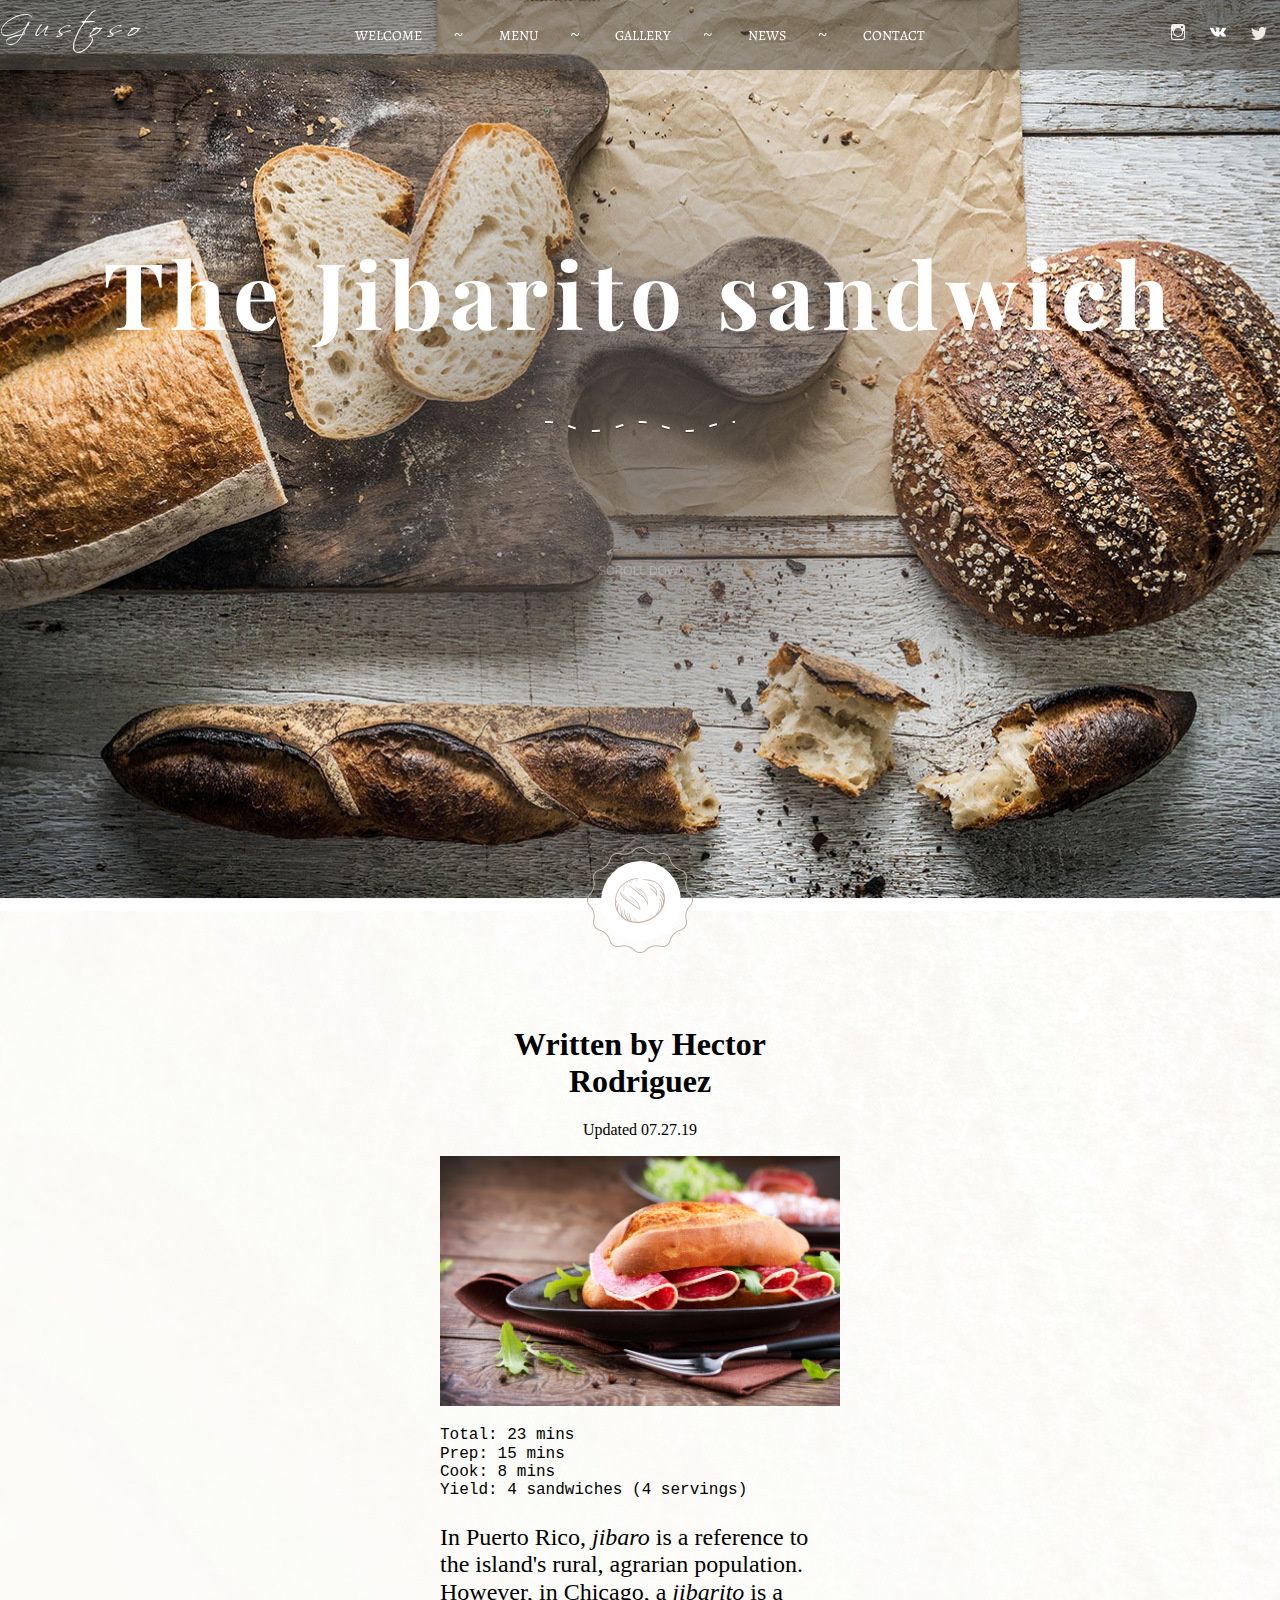
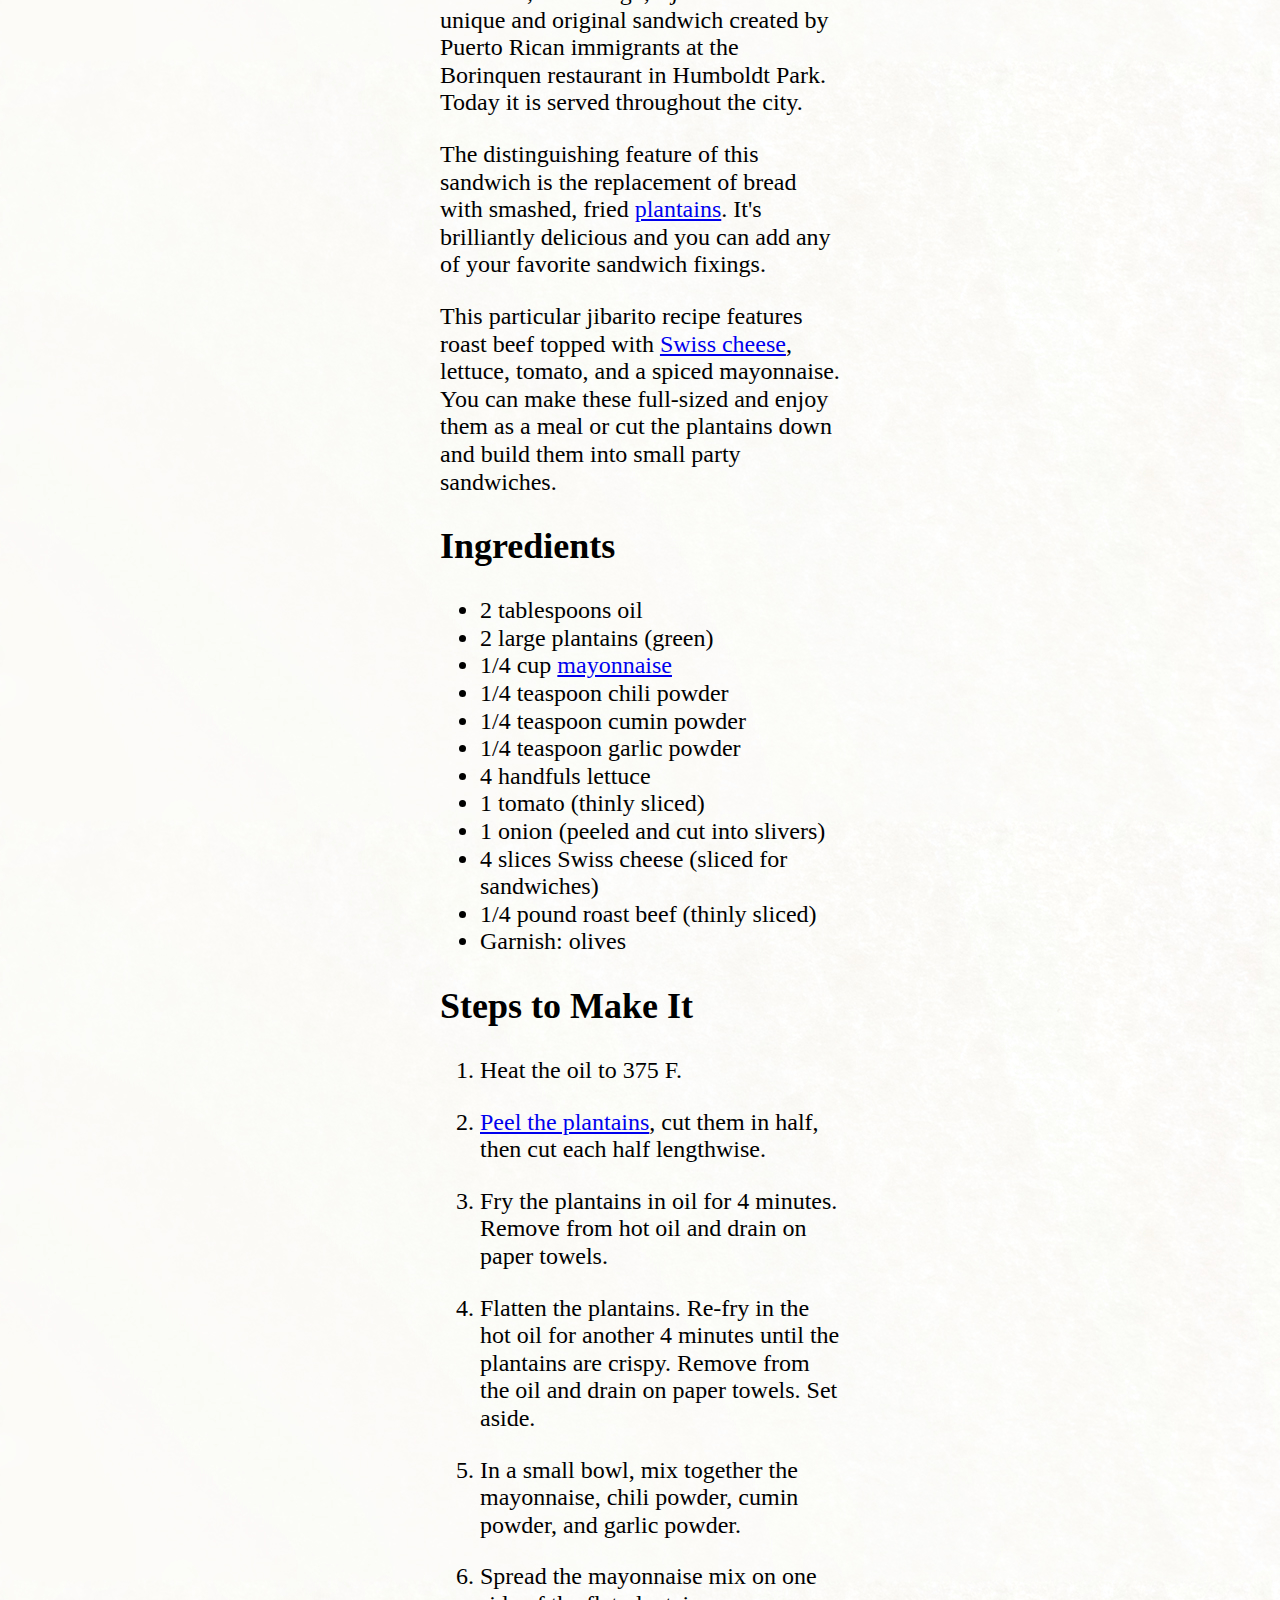
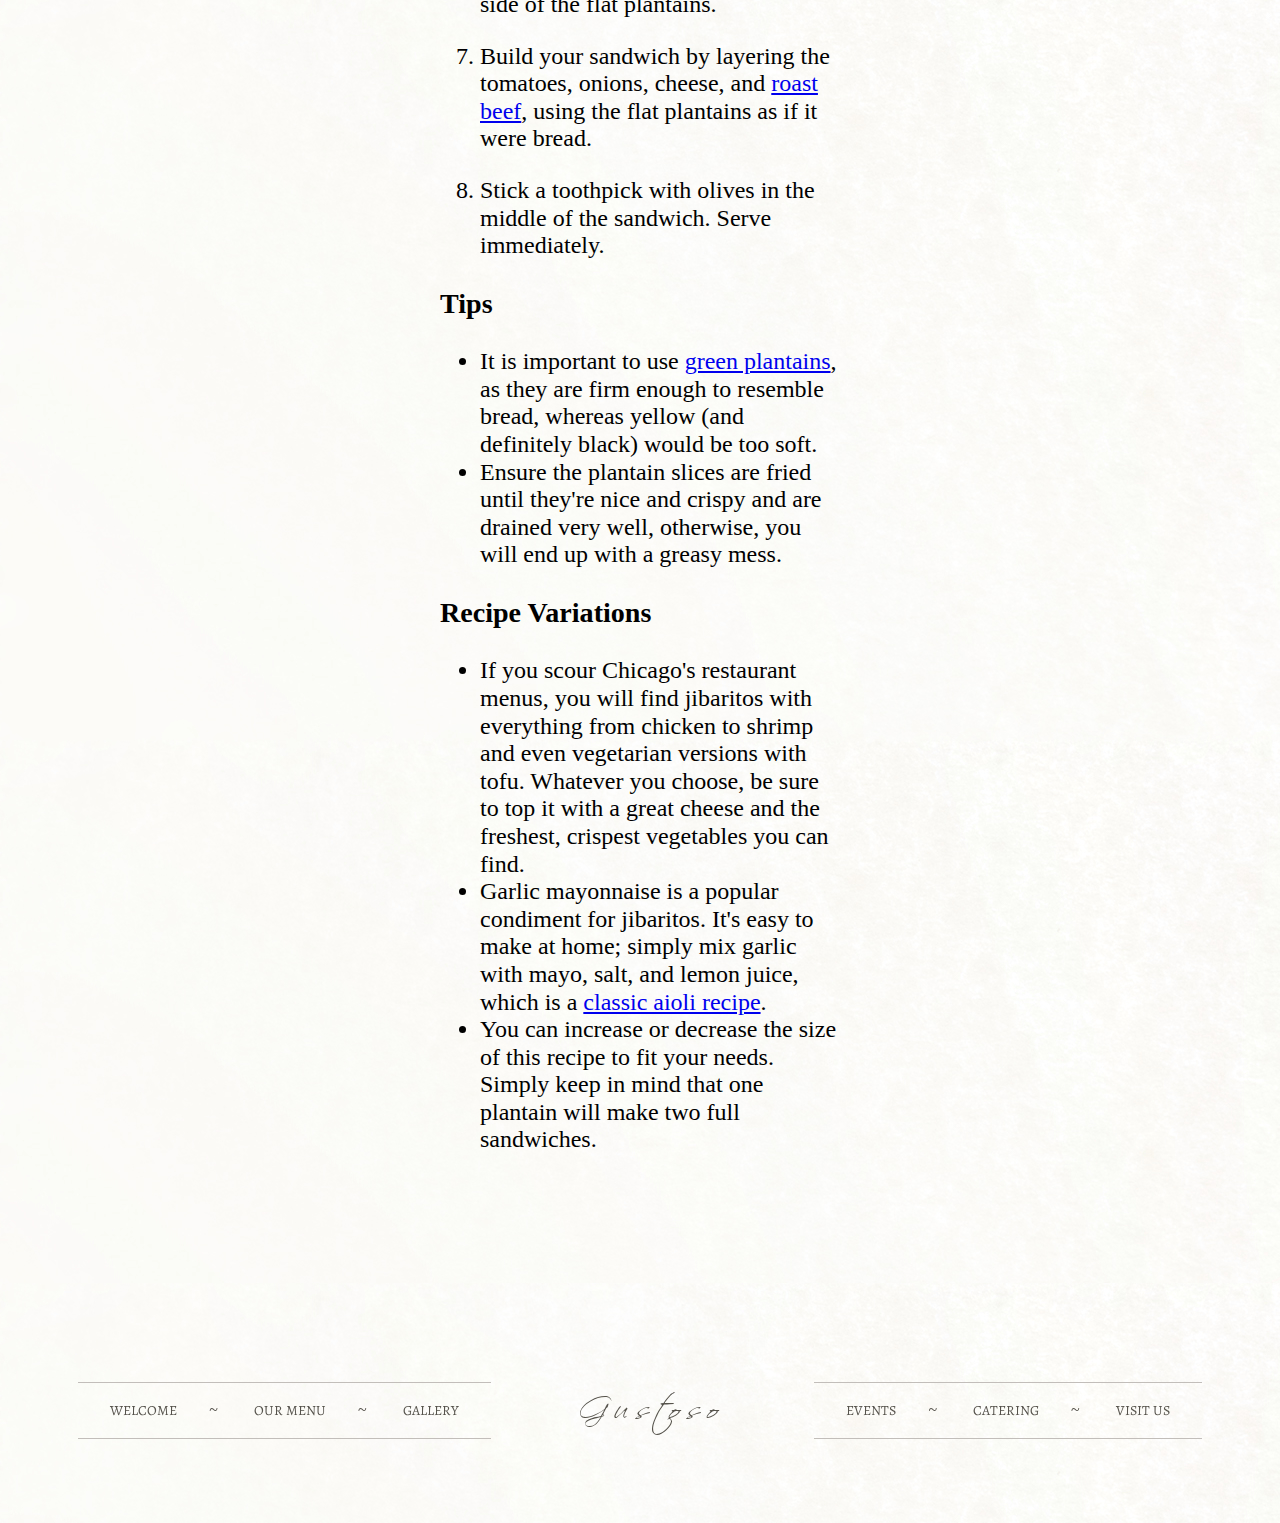
<file: recipe.html>
<!DOCTYPE html>
<html lang="en">
<head>
    <meta charset="UTF-8">
    <title>Bakery Website - Recipe</title>
    <link href="https://fonts.googleapis.com/css?family=Alegreya" rel="stylesheet">
    <link href="https://fonts.googleapis.com/css?family=Playfair+Display" rel="stylesheet">
    <link href="css/style.css" rel="stylesheet"/>
    <link href="css/recipe.css" rel="stylesheet"/>
    <script src="js/jquery.min.js"></script>
    <!--[if IE]>
    <script src="http://html5shiv.googlecode.com/svn/trunk/html5.js"></script>
    <![endif]-->
    <!--[if IE]>
    <link href="/css/ie.css" media="screen, projection" rel="stylesheet" type="text/css" />
    <![endif]-->
</head>
<body>
<header class="header parallax-window" data-parallax="scroll" data-image-src="img/background.jpg">
    <!-- NAVIGATION IN HEADER -->
    <nav class="menu_wrapper">
        <div class="page__inner menu_wrapper__inner row">
            <div class="logo Scriptina navigation__left"><a href="index.html" class="logo__text">Gustoso</a></div>
            <div class="menu_horizontal navigation__center">
                <ul class="menu_horizontal__ul">
                    <li class="menu_horizontal__li"><a class="menu_horizontal__a" href="index.html">Welcome</a></li>
                    <li class="menu_horizontal__li"><a class="menu_horizontal__a" href="menu.html">Menu</a></li>
                    <li class="menu_horizontal__li"><a class="menu_horizontal__a" href="gallery.html">Gallery</a></li>
                    <li class="menu_horizontal__li"><a class="menu_horizontal__a" href="blog.html">News</a></li>
                    <li class="menu_horizontal__li"><a class="menu_horizontal__a" href="contact.html">Contact</a></li>
                </ul>
            </div>
            <div class="menu_socials navigation__right">
                <ul class="menu_socials__ul">
                    <li class="menu_socials__li float-right"><a target="_blank"
                                                                href="https://twitter.com/klon_008"><img class="menu_socials__img"
                                                                                                         src="img/logo - Twitter.png"></a></li>
                    <li class="menu_socials__li float-right"><a target="_blank" href="https://vk.com/klon_008"><img
                            class="menu_socials__img" src="img/VK_Logo.png"></a></li>
                    <li class="menu_socials__li float-right"><a target="_blank"
                                                                href="https://www.instagram.com/klon_008/"><img class="menu_socials__img"
                                                                                                                src="img/logo - Instagram.png"></a></li>
                </ul>
            </div>
        </div>
    </nav>
    <!-- TEXT BLOCK IN HEADER -->
    <div class="page__inner">
        <div class="header__text">
            <h1 class="PlayfairDisplay header__title">The Jibarito sandwich</h1>
            <div class="header__dashed-spacer"><img src="img/dashed-line.png" alt="dashed spacer"></div>
            <a href="#recipe_block">
                <div class="arrow_down__container">
                    <div class="chevron"></div>
                    <div class="chevron"></div>
                    <div class="chevron"></div>
                    <span class="arrow_down__text">Scroll down</span>
                </div>
            </a>
        </div>
    </div>
</header>

<section class="art_of_cakes gallery__art_of_cakes" id="recipe_block">
    <!-- SPLITTER -->
    <div class="art_of_cakes__splitter">
        <div class="art_of_cakes__top">
            <div class="art_of_cakes__circle"></div>
            <img class="art_of_cakes__img" src="img/Vektor-Smartobjekt.png">
        </div>
    </div>
    <!-- LEF-RIGHT 2 Column -->
    <div class="page__inner recipe__page__inner">
        <h1>Written by Hector Rodriguez</h1>
        <p>Updated 07.27.19</p>
        <img src="img/menu_img1.jpg" alt="image"><br/>
        <pre style="text-align: left">Total: 23 mins
Prep: 15 mins
Cook: 8 mins
Yield: 4 sandwiches (4 servings)</pre>
        <div class="recipe__wrapper">
        <p>In Puerto Rico, <em>jibaro </em>is a reference to the island's rural, agrarian population. However, in Chicago, a <em>jibarito </em>is a unique and original sandwich created by Puerto Rican immigrants at the Borinquen restaurant in Humboldt Park. Today it is served throughout the city.</p>
        <p>The distinguishing feature of this sandwich is the replacement of bread with smashed, fried <a href="https://www.thespruceeats.com/introduction-to-plantains-2137973" data-component="link" data-source="inlineLink" data-type="internalLink" data-ordinal="1">plantains</a>. It's brilliantly delicious and you can add any of your favorite sandwich fixings.</p>
        <p>This particular jibarito recipe features roast beef topped with <a href="https://www.thespruceeats.com/swiss-cheese-varieties-1806483" data-component="link" data-source="inlineLink" data-type="internalLink" data-ordinal="1">Swiss cheese</a>, lettuce, tomato, and a spiced&nbsp;mayonnaise. You can make these full-sized and enjoy them as a meal or cut the plantains down and build them into small party sandwiches.</p>
        <section id="section--ingredients_1-0" class="comp section--fixed-width section--ingredients section">
            <header class="section__header "><h2 class="section__title section__title--dashed">Ingredients</h2></header>
            <div class="loc section-content section__content ">
                <ul id="ingredient-list_1-0" class="comp text-passage ingredient-list simple-list simple-list--bulleted ">
                    <li class="simple-list__item js-checkbox-trigger ingredient">
                        2 tablespoons oil
                    </li>
                    <li class="simple-list__item js-checkbox-trigger ingredient">
                        2 large plantains (green)
                    </li>
                    <li class="simple-list__item js-checkbox-trigger ingredient">
                        1/4 cup <a href="https://www.thespruceeats.com/homemade-mayonnaise-recipe-1808687" data-component="link" data-source="inlineLink" data-type="internalLink" data-ordinal="1">mayonnaise</a>
                    </li>
                    <li class="simple-list__item js-checkbox-trigger ingredient">
                        1/4 teaspoon chili powder
                    </li>
                    <li class="simple-list__item js-checkbox-trigger ingredient">
                        1/4 teaspoon cumin powder
                    </li>
                    <li class="simple-list__item js-checkbox-trigger ingredient">
                        1/4 teaspoon garlic powder
                    </li>
                    <li class="simple-list__item js-checkbox-trigger ingredient">
                        4 handfuls lettuce
                    </li>
                    <li class="simple-list__item js-checkbox-trigger ingredient">
                        1 tomato (thinly&nbsp;sliced)
                    </li>
                    <li class="simple-list__item js-checkbox-trigger ingredient">
                        1 onion (peeled and cut into slivers)
                    </li>
                    <li class="simple-list__item js-checkbox-trigger ingredient">
                        4 slices Swiss cheese (sliced for sandwiches)
                    </li>
                    <li class="simple-list__item js-checkbox-trigger ingredient">
                        1/4 pound roast beef (thinly sliced)
                    </li>
                    <li class="simple-list__item js-checkbox-trigger ingredient">
                        Garnish: olives
                    </li>
                </ul>
            </div>
        </section>
        <section id="section--instructions_1-0" class="comp section--instructions section">
            <header class="section__header "><h2 class="section__title section__title--dashed">Steps to Make It</h2></header>
            <div class="loc section-content section__content ">
                <div id="structured-project__steps_1-0" class="comp text-passage structured-content structured-project__steps mntl-sc-page mntl-block" data-sc-sticky-offset="60" data-sc-ad-label-height="24" data-sc-ad-track-spacing="100" data-sc-min-track-height="250" data-sc-max-track-height="600" data-sc-breakpoint="54em" data-sc-load-immediate="1" data-sc-content-positions="[300,600,900,1200,1500,1800,2100]" data-bind-scroll-on-start="true">
                    <ol id="mntl-sc-block_2-0" class="comp mntl-sc-block-group--OL mntl-sc-block mntl-sc-block-startgroup">
                        <li id="mntl-sc-block_2-0-1" class="comp mntl-sc-block-group--LI mntl-sc-block mntl-sc-block-startgroup">
                            <div id="mntl-sc-block_2-0-2" class="comp mntl-sc-block mntl-sc-block-html">
                                <p>Heat the oil to 375 F.</p>
                            </div>

                        </li>
                        <li id="mntl-sc-block_2-0-5" class="comp mntl-sc-block-group--LI mntl-sc-block mntl-sc-block-startgroup">
                            <div id="mntl-sc-block_2-0-6" class="comp mntl-sc-block mntl-sc-block-html">
                                <p><a href="https://www.thespruceeats.com/how-to-peel-a-plantain-2137843" data-component="link" data-source="inlineLink" data-type="internalLink" data-ordinal="1">Peel the plantains</a>, cut them in half, then cut each half lengthwise.</p>
                            </div>

                        </li>
                        <li id="mntl-sc-block_2-0-9" class="comp mntl-sc-block-group--LI mntl-sc-block mntl-sc-block-startgroup">
                            <div id="mntl-sc-block_2-0-10" class="comp mntl-sc-block mntl-sc-block-html">
                                <p>Fry the plantains in oil for 4 minutes. Remove from hot oil and drain on paper towels.</p>
                            </div>

                        </li>
                        <li id="mntl-sc-block_2-0-13" class="comp mntl-sc-block-group--LI mntl-sc-block mntl-sc-block-startgroup">
                            <div id="mntl-sc-block_2-0-14" class="comp mntl-sc-block mntl-sc-block-html">
                                <p>Flatten the plantains. Re-fry in the hot oil for another 4 minutes until the plantains are crispy. Remove from the oil and drain on paper towels. Set aside.</p>
                            </div>

                        </li>
                        <li id="mntl-sc-block_2-0-17" class="comp mntl-sc-block-group--LI mntl-sc-block mntl-sc-block-startgroup">
                            <div id="mntl-sc-block_2-0-18" class="comp mntl-sc-block mntl-sc-block-html">
                                <p>In a small bowl, mix together the mayonnaise, chili powder, cumin powder, and garlic powder.</p>
                            </div>

                        </li>
                        <li id="mntl-sc-block_2-0-21" class="comp mntl-sc-block-group--LI mntl-sc-block mntl-sc-block-startgroup">
                            <div id="mntl-sc-block_2-0-22" class="comp mntl-sc-block mntl-sc-block-html">
                                <p>Spread the mayonnaise mix on one side of the flat plantains.</p>
                            </div>

                        </li>
                        <li id="mntl-sc-block_2-0-25" class="comp mntl-sc-block-group--LI mntl-sc-block mntl-sc-block-startgroup">
                            <div id="mntl-sc-block_2-0-26" class="comp mntl-sc-block mntl-sc-block-html">
                                <p>Build your sandwich by layering the tomatoes, onions, cheese, and <a href="https://www.thespruceeats.com/pepper-crusted-roast-beef-3058696" data-component="link" data-source="inlineLink" data-type="internalLink" data-ordinal="1">roast beef</a>, using the flat plantains as if it were bread.</p>
                            </div>
                        </li>
                        <li id="mntl-sc-block_2-0-29" class="comp mntl-sc-block-group--LI mntl-sc-block mntl-sc-block-startgroup">
                            <div id="mntl-sc-block_2-0-30" class="comp mntl-sc-block mntl-sc-block-html">
                                <p>Stick a toothpick with olives in the middle of the sandwich.&nbsp;Serve immediately.</p>
                            </div>
                        </li>
                    </ol>
                    <div id="mntl-sc-block_2-0-34" class="comp theme-recipetip text-passage mntl-sc-block lifestyle-sc-block-callout mntl-sc-block-callout mntl-block" data-tracking-id="mntl-sc-block-callout" data-tracking-container="true">
                        <h3 id="mntl-sc-block-callout-heading_1-0" class="comp mntl-sc-block-callout-heading mntl-text-block">
                            Tips</h3>
                        <div id="mntl-sc-block-callout-body_1-0" class="comp text-passage mntl-sc-block-callout-body mntl-text-block">
                            <ul><li>It is important to use <a href="https://www.thespruceeats.com/frying-ripe-plantains-instructions-2137835" data-component="link" data-source="inlineLink" data-type="internalLink" data-ordinal="1">green plantains</a>, as they are firm enough to resemble bread, whereas yellow (and definitely black) would be too soft.</li><li>Ensure the plantain slices are fried until they're nice and crispy and are drained very well, otherwise, you will end up with a greasy mess.&nbsp;</li></ul></div>
                    </div>
                    <div id="mntl-sc-block_2-0-35" class="comp theme-recipevariation text-passage mntl-sc-block lifestyle-sc-block-callout mntl-sc-block-callout mntl-block" data-tracking-id="mntl-sc-block-callout" data-tracking-container="true">
                        <h3 id="mntl-sc-block-callout-heading_1-0-1" class="comp mntl-sc-block-callout-heading mntl-text-block">
                            Recipe Variations</h3>
                        <div id="mntl-sc-block-callout-body_1-0-1" class="comp text-passage mntl-sc-block-callout-body mntl-text-block">
                            <ul><li>If you scour Chicago's restaurant menus, you will find jibaritos with everything from chicken to shrimp and even vegetarian versions with tofu. Whatever you choose, be sure to top it with a great cheese and the freshest, crispest vegetables you can find.&nbsp;</li><li>Garlic mayonnaise is a popular condiment for jibaritos. It's easy to make at home; simply mix garlic with mayo, salt, and lemon juice, which is a <a href="https://www.thespruceeats.com/basic-aioli-garlic-mayonnaise-sauce-recipe-101900" data-component="link" data-source="inlineLink" data-type="internalLink" data-ordinal="1">classic aioli recipe</a>.</li><li>You can increase or decrease the size of this recipe to fit your needs. Simply keep in mind that one plantain will make two full sandwiches.</li></ul></div>
                    </div>
                </div>
            </div>
        </section>
        </div>

    </div>
</section>

<footer class="footer footer__first_color_type">
    <!-- NAVIGATION IN FOOTER -->
    <div class="page__inner">
        <nav class="footer__nav">
            <div class="menu_horizontal menu_horizontal__footer">
                <ul class="menu_horizontal__ul menu_horizontal__ul__in-footer">
                    <li class="menu_horizontal__li menu_horizontal__li__in-footer"><a
                            class="menu_horizontal__a menu_horizontal__a__footer" href="index.html">welcome</a></li>
                    <li class="menu_horizontal__li menu_horizontal__li__in-footer"><a
                            class="menu_horizontal__a menu_horizontal__a__footer" href="menu.html">our menu</a></li>
                    <li class="menu_horizontal__li menu_horizontal__li__in-footer"><a
                            class="menu_horizontal__a menu_horizontal__a__footer" href="gallery.html">gallery</a>
                    </li>
                </ul>
            </div>
            <div class="logo menu_horizontal__logo__in-footer Scriptina"><a href="index.html"
                                                                            class="logo__text logo__text__in-footer">Gustoso</a>
            </div>
            <div class="menu_horizontal menu_horizontal__footer">
                <ul class="menu_horizontal__ul menu_horizontal__ul__in-footer">
                    <li class="menu_horizontal__li menu_horizontal__li__in-footer"><a
                            class="menu_horizontal__a menu_horizontal__a__footer" href="blog.html">events</a></li>
                    <li class="menu_horizontal__li menu_horizontal__li__in-footer"><a
                            class="menu_horizontal__a menu_horizontal__a__footer" href="https://delivery.yandex.ru/">catering</a></li>
                    <li class="menu_horizontal__li menu_horizontal__li__in-footer"><a
                            class="menu_horizontal__a menu_horizontal__a__footer" href="contact.html">visit us</a></li>
                </ul>
            </div>
        </nav>
    </div>
</footer>
<link href="libs/flaticon/flaticon.css" rel="stylesheet"/>
<script src="js/parallax.js"></script>
<script src="js/script.js"></script>
</body>
</file>
<file: css/tabcontent.css>
/* Style the tab */
/* line 2, scss/tabcontent.scss */
.tab {
  overflow: hidden;
}

/* Style the buttons that are used to open the tab content */
/* line 7, scss/tabcontent.scss */
.tab button {
  background-color: inherit;
  border: none;
  outline: none;
  cursor: pointer;
  margin: 14px 16px;
  transition: 0.3s;
  font-family: "Alegreya";
  box-sizing: content-box;
  font-size: 20px;
  -webkit-box-sizing: content-box;
  border-bottom: 2px solid transparent;
}
/* line 19, scss/tabcontent.scss */
.tab button.active {
  border-bottom: 2px solid rgba(210, 183, 164, 0.55);
}
/* line 22, scss/tabcontent.scss */
.tab button:hover {
  border-bottom: 2px solid #a47d5e;
}
/* line 25, scss/tabcontent.scss */
.tab button i {
  font-size: 30px;
  margin-right: 10px;
  vertical-align: middle;
  font-weight: 400;
}

/* Change background color of buttons on hover */
/* Create an active/current tablink class */
/* Style the tab content */
/* line 44, scss/tabcontent.scss */
.tabcontent {
  display: none;
  padding: 6px 12px;
  border-top: none;
}

/* line 50, scss/tabcontent.scss */
.tabcontent {
  animation: fadeEffect 1s;
  /* Fading effect takes 1 second */
}

/* Go from zero to full opacity */
@keyframes fadeEffect {
  from {
    opacity: 0;
  }
  to {
    opacity: 1;
  }
}
/* line 60, scss/tabcontent.scss */
.menu_tabs {
  margin-bottom: 54px;
}
</file>
<file: css/articles.css>
/* line 1, scss/articles.scss */
.header {
  height: 470px !important;
}

/* line 4, scss/articles.scss */
.page__inner {
  text-align: left;
}

/* line 7, scss/articles.scss */
.breadcrumbs {
  color: white;
}
/* line 9, scss/articles.scss */
.breadcrumbs a {
  color: inherit;
}

/* line 13, scss/articles.scss */
.news_article {
  -webkit-box-shadow: 0px 0px 8px 0px rgba(0, 0, 0, 0.2);
  box-shadow: 0px 0px 8px 0px rgba(0, 0, 0, 0.2);
  background-color: #fff;
  width: 780px;
  margin: 0 auto;
  display: flex;
  flex-direction: column;
}
/* line 21, scss/articles.scss */
.news_article .featured-pic {
  width: 100%;
  display: flex;
}
/* line 24, scss/articles.scss */
.news_article .featured-pic img {
  width: 100%;
  height: auto;
  object-fit: cover;
}
/* line 30, scss/articles.scss */
.news_article .news_article__content_wrap {
  padding: 15px;
}
/* line 33, scss/articles.scss */
.news_article .news_article__title {
  color: #56534c;
  font-size: 1.5em;
  margin: 0;
  line-height: 1;
  display: inline-block;
}
/* line 39, scss/articles.scss */
.news_article .news_article__title h1 {
  margin: 0.25em 0;
}
/* line 43, scss/articles.scss */
.news_article .news_article__content_text {
  color: #56534c;
  font-size: 1.2em;
  font-weight: 400;
  line-height: 1.5em;
}
/* line 49, scss/articles.scss */
.news_article .hr_wrap {
  margin: 20px 15px;
}
/* line 52, scss/articles.scss */
.news_article .hr_wrap > hr {
  border: 0;
  width: 100%;
  border-top: 1px solid #eee;
}

/* line 60, scss/articles.scss */
.news_article__footer_nav {
  list-style: none;
  width: 100%;
  padding: 0 2em 2em;
  box-sizing: border-box;
}
/* line 65, scss/articles.scss */
.news_article__footer_nav a {
  text-decoration: inherit;
  border-bottom: 1px solid #56534c;
  font-size: 14px;
  font-family: "Alegreya";
  color: #56534c;
}
/* line 71, scss/articles.scss */
.news_article__footer_nav a:hover {
  color: #dfc691;
  border-bottom: 1px solid #dfc691;
}
/* line 76, scss/articles.scss */
.news_article__footer_nav *:first-child {
  float: left;
}
/* line 79, scss/articles.scss */
.news_article__footer_nav *:last-child {
  float: right;
}

/* line 83, scss/articles.scss */
.news_article__addinfo {
  color: #a47d5e;
  font-size: 14px;
  letter-spacing: 0.09em;
  display: flex;
}
/* line 88, scss/articles.scss */
.news_article__addinfo *:first-child {
  margin-right: 1em;
}
/* line 92, scss/articles.scss */
.news_article__addinfo *:nth-child(2):before {
  content: "|";
  margin-right: 1em;
}

/* line 99, scss/articles.scss */
.plate-bg {
  background: url("../img/plate.png") no-repeat top left;
  min-height: 100vh;
  width: 100%;
}
</file>
<file: css/ie.css>
/* Welcome to Compass. Use this file to write IE specific override styles.
 * Import this file using the following HTML or equivalent:
 * <!--[if IE]>
 *   <link href="/stylesheets/ie.css" media="screen, projection" rel="stylesheet" type="text/css" />
 * <![endif]--> */
/* line 6, scss/ie.scss */
.recipes-block__photo-img {
  width: auto;
}

/* line 9, scss/ie.scss */
.fold:before {
  display: none;
}
</file>
<file: libs/flaticon/flaticon.css>
/*
  Flaticon icon font: Flaticon
  Creation date: 15/02/2017 11:42
  */

@font-face {
    font-family: "Flaticon";
    src: url("fonts/Flaticon.eot");
    src: url("fonts/Flaticon.eot?#iefix") format("embedded-opentype"),
    url("fonts/Flaticon.woff") format("woff"),
    url("fonts/Flaticon.ttf") format("truetype"),
    url("fonts/Flaticon.svg#Flaticon") format("svg");
    font-weight: normal;
    font-style: normal;
}

@media screen and (-webkit-min-device-pixel-ratio:0) {
    @font-face {
        font-family: "Flaticon";
        src: url("fonts/Flaticon.svg#Flaticon") format("svg");
    }
}

[class^="flaticon-"]:before, [class*=" flaticon-"]:before,
[class^="flaticon-"]:after, [class*=" flaticon-"]:after {
    font-family: Flaticon;
    font-size: inherit;
    font-style: normal;
}

.flaticon-app:before { content: "\f100"; }
.flaticon-bread:before { content: "\f101"; }
.flaticon-cake:before { content: "\f102"; }
.flaticon-catering:before { content: "\f103"; }
.flaticon-cheese:before { content: "\f104"; }
.flaticon-chef:before { content: "\f105"; }
.flaticon-chef-1:before { content: "\f106"; }
.flaticon-chicken:before { content: "\f107"; }
.flaticon-chilli:before { content: "\f108"; }
.flaticon-coffee:before { content: "\f109"; }
.flaticon-coke:before { content: "\f10a"; }
.flaticon-croquette:before { content: "\f10b"; }
.flaticon-cutlery:before { content: "\f10c"; }
.flaticon-fast-food:before { content: "\f10d"; }
.flaticon-fish:before { content: "\f10e"; }
.flaticon-fondue:before { content: "\f10f"; }
.flaticon-food:before { content: "\f110"; }
.flaticon-food-1:before { content: "\f111"; }
.flaticon-food-2:before { content: "\f112"; }
.flaticon-ice-cream:before { content: "\f113"; }
.flaticon-meat:before { content: "\f114"; }
.flaticon-oyster:before { content: "\f115"; }
.flaticon-people:before { content: "\f116"; }
.flaticon-pizza:before { content: "\f117"; }
.flaticon-pudding:before { content: "\f118"; }
.flaticon-restaurant:before { content: "\f119"; }
.flaticon-restaurant-1:before { content: "\f11a"; }
.flaticon-restaurant-2:before { content: "\f11b"; }
.flaticon-restaurant-3:before { content: "\f11c"; }
.flaticon-restaurant-4:before { content: "\f11d"; }
.flaticon-restaurant-5:before { content: "\f11e"; }
.flaticon-rice:before { content: "\f11f"; }
.flaticon-salad:before { content: "\f120"; }
.flaticon-salt:before { content: "\f121"; }
.flaticon-sandwich:before { content: "\f122"; }
.flaticon-sauces:before { content: "\f123"; }
.flaticon-soup:before { content: "\f124"; }
.flaticon-spaghetti:before { content: "\f125"; }
.flaticon-spatula:before { content: "\f126"; }
.flaticon-star:before { content: "\f127"; }
.flaticon-sushi:before { content: "\f128"; }
.flaticon-table:before { content: "\f129"; }
.flaticon-taco:before { content: "\f12a"; }
.flaticon-takeaway:before { content: "\f12b"; }
.flaticon-tea:before { content: "\f12c"; }
.flaticon-tool:before { content: "\f12d"; }
.flaticon-tray:before { content: "\f12e"; }
.flaticon-tray-1:before { content: "\f12f"; }
.flaticon-waitress:before { content: "\f130"; }
.flaticon-wine:before { content: "\f131"; }
</file>
<file: css/blog.css>
@charset "UTF-8";
/* line 1, scss/blog.scss */
.blog_title {
  font-size: 4em;
  margin-bottom: 2em;
}

/* line 5, scss/blog.scss */
.blog-grid {
  display: grid;
  grid-template-columns: repeat(3, 1fr);
}

/* line 9, scss/blog.scss */
.blog_item {
  display: flex;
  flex-direction: column;
  align-items: stretch;
  justify-content: stretch;
  padding: 0 25px 25px;
}

/* line 16, scss/blog.scss */
.blog_item__image {
  width: 100%;
  height: 220px;
  object-fit: cover;
}

/* line 22, scss/blog.scss */
.blog_item__title {
  color: #56534c;
  font-size: 32px;
  text-align: left;
}

/* line 28, scss/blog.scss */
.blog_item__addinfo {
  color: #a47d5e;
  font-size: 14px;
  letter-spacing: 0.09em;
  display: flex;
}
/* line 33, scss/blog.scss */
.blog_item__addinfo *:first-child {
  margin-right: 1em;
}
/* line 37, scss/blog.scss */
.blog_item__addinfo *:nth-child(2):before {
  content: "|";
  margin-right: 1em;
}

/* line 44, scss/blog.scss */
.blog_item__short_text {
  text-align: left;
  font-size: 1.1em;
  font-weight: 400;
  line-height: 1.5em;
}

/* line 51, scss/blog.scss */
.blog_item__readmore {
  text-align: right;
}
/* line 53, scss/blog.scss */
.blog_item__readmore a {
  color: inherit;
  /* blue colors for links too */
  text-decoration: inherit;
  /* no underline */
  border-bottom: 1px solid black;
}
/* line 57, scss/blog.scss */
.blog_item__readmore a:hover {
  color: #dfc691;
  border-bottom: 1px solid #dfc691;
}
/* line 62, scss/blog.scss */
.blog_item__readmore a:after {
  content: "»";
  margin-left: 1em;
}
</file>
<file: css/contact_us.css>
@import url(https://fonts.googleapis.com/css?family=Raleway:300);
@import url(https://fonts.googleapis.com/css?family=Lusitana:400,700);
/* line 14, scss/contact_us.scss */
.align-center {
  text-align: center;
}

/* line 20, scss/contact_us.scss */
html {
  height: 100%;
}

/* line 23, scss/contact_us.scss */
body {
  height: 100%;
  position: relative;
}

/* line 7, scss/contact_us.scss */
.row:after {
  content: "";
  display: table;
  clear: both;
}
/* line 30, scss/contact_us.scss */
.row .col {
  padding: 0 20px;
  float: left;
  box-sizing: border-box;
}
/* line 34, scss/contact_us.scss */
.row .col.x-50 {
  width: 50%;
}
/* line 37, scss/contact_us.scss */
.row .col.x-100 {
  width: 100%;
}

/* line 43, scss/contact_us.scss */
.content-wrapper {
  min-height: 100%;
  position: relative;
}

/* line 48, scss/contact_us.scss */
.get-in-touch {
  max-width: 650px;
  margin: 0 auto;
  position: relative;
  margin-bottom: 150px;
}
/* line 54, scss/contact_us.scss */
.get-in-touch .title {
  text-align: center;
  font-family: Raleway, sans-serif;
  text-transform: uppercase;
  letter-spacing: 3px;
  font-size: 36px;
  line-height: 48px;
  padding-bottom: 48px;
}
/* line 63, scss/contact_us.scss */
.get-in-touch p {
  margin-bottom: 50px;
}

/* line 69, scss/contact_us.scss */
.contact-form .form-field {
  position: relative;
  margin: 32px 0;
}
/* line 73, scss/contact_us.scss */
.contact-form .input-text {
  display: block;
  width: 100%;
  height: 36px;
  border-width: 0 0 2px 0;
  border-color: #000;
  font-family: Lusitana, serif;
  font-size: 18px;
  line-height: 26px;
  font-weight: 400;
  background: transparent;
}
/* line 84, scss/contact_us.scss */
.contact-form .input-text:focus {
  outline: none;
}
/* line 90, scss/contact_us.scss */
.contact-form .input-text:focus + .label, .contact-form .input-text.not-empty + .label {
  transform: translateY(-24px);
}
/* line 95, scss/contact_us.scss */
.contact-form .label {
  position: absolute;
  left: 20px;
  bottom: 11px;
  font-family: Lusitana, serif;
  font-size: 18px;
  line-height: 26px;
  font-weight: 400;
  color: #888;
  cursor: text;
  transition: transform .2s ease-in-out;
}
/* line 108, scss/contact_us.scss */
.contact-form .submit-btn {
  display: inline-block;
  background-color: #000;
  color: #fff;
  font-family: Raleway, sans-serif;
  text-transform: uppercase;
  letter-spacing: 2px;
  font-size: 16px;
  line-height: 24px;
  padding: 8px 16px;
  border: none;
  cursor: pointer;
}

/* line 123, scss/contact_us.scss */
.note {
  position: absolute;
  left: 0;
  bottom: 10px;
  width: 100%;
  text-align: center;
  font-family: Lusitana, serif;
  font-size: 16px;
  line-height: 21px;
}
/* line 133, scss/contact_us.scss */
.note .link {
  color: #888;
  text-decoration: none;
}
/* line 136, scss/contact_us.scss */
.note .link:hover {
  text-decoration: underline;
}

.wanttowork__text{
  font-size: 1.2em;
}
</file>
<file: css/gallery.css>
/* line 1, scss/gallery.scss */
.footer__gallery {
  background-image: url("../img/img_texture1.jpg");
  background-repeat: repeat;
}

/* line 5, scss/gallery.scss */
.gallery {
  display: grid;
  grid-template-columns: repeat(4, 1fr);
  grid-gap: 40px;
  align-items: start;
}

/* line 11, scss/gallery.scss */
.gallery__art_of_cakes {
  height: auto;
}

/* line 14, scss/gallery.scss */
.gallery .gallery__item {
  height: 100%;
}
/* line 16, scss/gallery.scss */
.gallery .gallery__item img {
  object-fit: cover;
  width: 100%;
  height: 100%;
}
/* line 21, scss/gallery.scss */
.gallery .gallery__item:hover {
  cursor: pointer;
}

/* line 25, scss/gallery.scss */
.mfp-bg {
  background: #efefef !important;
}

/* line 29, scss/gallery.scss */
.mfp-image-holder .mfp-close, .mfp-iframe-holder .mfp-close {
  color: #505050 !important;
}

/* line 32, scss/gallery.scss */
.mfp-figure:after {
  box-shadow: 0 2.8px 2.2px rgba(0, 0, 0, 0.034), 0 6.7px 5.3px rgba(0, 0, 0, 0.048), 0 12.5px 10px rgba(0, 0, 0, 0.06), 0 22.3px 17.9px rgba(0, 0, 0, 0.072), 0 41.8px 33.4px rgba(0, 0, 0, 0.086), 0 100px 80px rgba(0, 0, 0, 0.12) !important;
}
</file>
<file: css/menu.css>
/* line 1, scss/menu.scss */
.outmenu_item {
  display: flex;
  align-items: stretch;
  margin-botttom: 30px;
}

/* line 6, scss/menu.scss */
.outmenu_item__image {
  padding: 0 20px 20px 0;
}

/* line 9, scss/menu.scss */
.outmenu_item__description {
  font-family: inherit;
  font-size: 14px;
  font-weight: normal;
  line-height: 1.6;
  margin-bottom: 15px;
  text-align: left;
  color: #808080;
}

/* line 18, scss/menu.scss */
.outmenu_item__text_el {
  padding-right: 20px;
}

/* line 21, scss/menu.scss */
.outmenu_item__text_el header {
  display: flex;
  align-items: flex-end;
  margin-bottom: 7px;
}
/* line 25, scss/menu.scss */
.outmenu_item__text_el header * {
  margin-top: 0;
  margin-bottom: 0;
}
/* line 29, scss/menu.scss */
.outmenu_item__text_el header h2 {
  flex-grow: 1;
  order: 1;
  font-size: 20px;
  color: #000;
}
/* line 35, scss/menu.scss */
.outmenu_item__text_el header:after {
  content: "";
  display: block;
  border-bottom: 1px dashed #959595;
  min-width: 1px;
  order: 2;
  flex-grow: 20;
}
/* line 43, scss/menu.scss */
.outmenu_item__text_el header p {
  order: 3;
  color: #000;
}

/* line 50, scss/menu.scss */
.om_grid {
  display: grid;
  grid-template-columns: repeat(3, 1fr);
}
</file>
<file: css/recipe.css>
/* line 1, scss/recipe.scss */
.recipe__page__inner {
  padding: 0 440px;
}
/* line 3, scss/recipe.scss */
.recipe__page__inner > img {
  width: 100%;
}

/* line 7, scss/recipe.scss */
.recipe__wrapper {
  text-align: left;
  font-size: 1.5em;
}
</file>
<file: css/style.css>
@charset "UTF-8";
/*! normalize-scss | MIT/GPLv2 License | bit.ly/normalize-scss */
/* Document
   ========================================================================== */
/**
 * 1. Correct the line height in all browsers.
 * 2. Prevent adjustments of font size after orientation changes in
 *    IE on Windows Phone and in iOS.
 */
/* line 56, scss/normalize/normalize/_normalize-mixin.scss */
html {
  line-height: 1.15;
  /* 1 */
  -ms-text-size-adjust: 100%;
  /* 2 */
  -webkit-text-size-adjust: 100%;
  /* 2 */
}

/* Sections
   ========================================================================== */
/**
 * Remove the margin in all browsers (opinionated).
 */
/* line 85, scss/normalize/normalize/_normalize-mixin.scss */
body {
  margin: 0;
}

/**
 * Add the correct display in IE 9-.
 */
/* line 93, scss/normalize/normalize/_normalize-mixin.scss */
article,
aside,
footer,
header,
nav,
section {
  display: block;
}

/**
 * Correct the font size and margin on `h1` elements within `section` and
 * `article` contexts in Chrome, Firefox, and Safari.
 */
/* line 107, scss/normalize/normalize/_normalize-mixin.scss */
h1 {
  font-size: 2em;
  margin: 0.67em 0;
}

/* Grouping content
   ========================================================================== */
/**
 * Add the correct display in IE 9-.
 */
/* line 200, scss/normalize/normalize/_normalize-mixin.scss */
figcaption,
figure {
  display: block;
}

/**
 * Add the correct margin in IE 8.
 */
/* line 209, scss/normalize/normalize/_normalize-mixin.scss */
figure {
  margin: 1em 40px;
}

/**
 * 1. Add the correct box sizing in Firefox.
 * 2. Show the overflow in Edge and IE.
 */
/* line 223, scss/normalize/normalize/_normalize-mixin.scss */
hr {
  box-sizing: content-box;
  /* 1 */
  height: 0;
  /* 1 */
  overflow: visible;
  /* 2 */
}

/**
 * Add the correct display in IE.
 */
/* line 233, scss/normalize/normalize/_normalize-mixin.scss */
main {
  display: block;
}

/**
 * 1. Correct the inheritance and scaling of font size in all browsers.
 * 2. Correct the odd `em` font sizing in all browsers.
 */
/* line 253, scss/normalize/normalize/_normalize-mixin.scss */
pre {
  font-family: monospace, monospace;
  /* 1 */
  font-size: 1em;
  /* 2 */
}

/* Links
   ========================================================================== */
/**
 * 1. Remove the gray background on active links in IE 10.
 * 2. Remove gaps in links underline in iOS 8+ and Safari 8+.
 */
/* line 268, scss/normalize/normalize/_normalize-mixin.scss */
a {
  background-color: transparent;
  /* 1 */
  -webkit-text-decoration-skip: objects;
  /* 2 */
}

/* Text-level semantics
   ========================================================================== */
/**
 * 1. Remove the bottom border in Chrome 57- and Firefox 39-.
 * 2. Add the correct text decoration in Chrome, Edge, IE, Opera, and Safari.
 */
/* line 283, scss/normalize/normalize/_normalize-mixin.scss */
abbr[title] {
  border-bottom: none;
  /* 1 */
  text-decoration: underline;
  /* 2 */
  text-decoration: underline dotted;
  /* 2 */
}

/**
 * Prevent the duplicate application of `bolder` by the next rule in Safari 6.
 */
/* line 293, scss/normalize/normalize/_normalize-mixin.scss */
b,
strong {
  font-weight: inherit;
}

/**
 * Add the correct font weight in Chrome, Edge, and Safari.
 */
/* line 302, scss/normalize/normalize/_normalize-mixin.scss */
b,
strong {
  font-weight: bolder;
}

/**
 * 1. Correct the inheritance and scaling of font size in all browsers.
 * 2. Correct the odd `em` font sizing in all browsers.
 */
/* line 312, scss/normalize/normalize/_normalize-mixin.scss */
code,
kbd,
samp {
  font-family: monospace, monospace;
  /* 1 */
  font-size: 1em;
  /* 2 */
}

/**
 * Add the correct font style in Android 4.3-.
 */
/* line 323, scss/normalize/normalize/_normalize-mixin.scss */
dfn {
  font-style: italic;
}

/**
 * Add the correct background and color in IE 9-.
 */
/* line 331, scss/normalize/normalize/_normalize-mixin.scss */
mark {
  background-color: #ff0;
  color: #000;
}

/**
 * Add the correct font size in all browsers.
 */
/* line 340, scss/normalize/normalize/_normalize-mixin.scss */
small {
  font-size: 80%;
}

/**
 * Prevent `sub` and `sup` elements from affecting the line height in
 * all browsers.
 */
/* line 349, scss/normalize/normalize/_normalize-mixin.scss */
sub,
sup {
  font-size: 75%;
  line-height: 0;
  position: relative;
  vertical-align: baseline;
}

/* line 357, scss/normalize/normalize/_normalize-mixin.scss */
sub {
  bottom: -0.25em;
}

/* line 361, scss/normalize/normalize/_normalize-mixin.scss */
sup {
  top: -0.5em;
}

/* Embedded content
   ========================================================================== */
/**
 * Add the correct display in IE 9-.
 */
/* line 374, scss/normalize/normalize/_normalize-mixin.scss */
audio,
video {
  display: inline-block;
}

/**
 * Add the correct display in iOS 4-7.
 */
/* line 383, scss/normalize/normalize/_normalize-mixin.scss */
audio:not([controls]) {
  display: none;
  height: 0;
}

/**
 * Remove the border on images inside links in IE 10-.
 */
/* line 392, scss/normalize/normalize/_normalize-mixin.scss */
img {
  border-style: none;
}

/**
 * Hide the overflow in IE.
 */
/* line 400, scss/normalize/normalize/_normalize-mixin.scss */
svg:not(:root) {
  overflow: hidden;
}

/* Forms
   ========================================================================== */
/**
 * 1. Change the font styles in all browsers (opinionated).
 * 2. Remove the margin in Firefox and Safari.
 */
/* line 414, scss/normalize/normalize/_normalize-mixin.scss */
button,
input,
optgroup,
select,
textarea {
  font-family: sans-serif;
  /* 1 */
  font-size: 100%;
  /* 1 */
  line-height: 1.15;
  /* 1 */
  margin: 0;
  /* 2 */
}

/**
 * Show the overflow in IE.
 */
/* line 434, scss/normalize/normalize/_normalize-mixin.scss */
button {
  overflow: visible;
}

/**
 * Remove the inheritance of text transform in Edge, Firefox, and IE.
 * 1. Remove the inheritance of text transform in Firefox.
 */
/* line 443, scss/normalize/normalize/_normalize-mixin.scss */
button,
select {
  /* 1 */
  text-transform: none;
}

/**
 * 1. Prevent a WebKit bug where (2) destroys native `audio` and `video`
 *    controls in Android 4.
 * 2. Correct the inability to style clickable types in iOS and Safari.
 */
/* line 454, scss/normalize/normalize/_normalize-mixin.scss */
button,
html [type="button"],
[type="reset"],
[type="submit"] {
  -webkit-appearance: button;
  /* 2 */
}

/* line 461, scss/normalize/normalize/_normalize-mixin.scss */
button,
[type="button"],
[type="reset"],
[type="submit"] {
  /**
   * Remove the inner border and padding in Firefox.
   */
  /**
   * Restore the focus styles unset by the previous rule.
   */
}
/* line 470, scss/normalize/normalize/_normalize-mixin.scss */
button::-moz-focus-inner,
[type="button"]::-moz-focus-inner,
[type="reset"]::-moz-focus-inner,
[type="submit"]::-moz-focus-inner {
  border-style: none;
  padding: 0;
}
/* line 479, scss/normalize/normalize/_normalize-mixin.scss */
button:-moz-focusring,
[type="button"]:-moz-focusring,
[type="reset"]:-moz-focusring,
[type="submit"]:-moz-focusring {
  outline: 1px dotted ButtonText;
}

/**
 * Show the overflow in Edge.
 */
/* line 488, scss/normalize/normalize/_normalize-mixin.scss */
input {
  overflow: visible;
}

/**
 * 1. Add the correct box sizing in IE 10-.
 * 2. Remove the padding in IE 10-.
 */
/* line 497, scss/normalize/normalize/_normalize-mixin.scss */
[type="checkbox"],
[type="radio"] {
  box-sizing: border-box;
  /* 1 */
  padding: 0;
  /* 2 */
}

/**
 * Correct the cursor style of increment and decrement buttons in Chrome.
 */
/* line 507, scss/normalize/normalize/_normalize-mixin.scss */
[type="number"]::-webkit-inner-spin-button,
[type="number"]::-webkit-outer-spin-button {
  height: auto;
}

/**
 * 1. Correct the odd appearance in Chrome and Safari.
 * 2. Correct the outline style in Safari.
 */
/* line 517, scss/normalize/normalize/_normalize-mixin.scss */
[type="search"] {
  -webkit-appearance: textfield;
  /* 1 */
  outline-offset: -2px;
  /* 2 */
  /**
   * Remove the inner padding and cancel buttons in Chrome and Safari on macOS.
   */
}
/* line 525, scss/normalize/normalize/_normalize-mixin.scss */
[type="search"]::-webkit-search-cancel-button, [type="search"]::-webkit-search-decoration {
  -webkit-appearance: none;
}

/**
 * 1. Correct the inability to style clickable types in iOS and Safari.
 * 2. Change font properties to `inherit` in Safari.
 */
/* line 536, scss/normalize/normalize/_normalize-mixin.scss */
::-webkit-file-upload-button {
  -webkit-appearance: button;
  /* 1 */
  font: inherit;
  /* 2 */
}

/**
 * Correct the padding in Firefox.
 */
/* line 545, scss/normalize/normalize/_normalize-mixin.scss */
fieldset {
  padding: 0.35em 0.75em 0.625em;
}

/**
 * 1. Correct the text wrapping in Edge and IE.
 * 2. Correct the color inheritance from `fieldset` elements in IE.
 * 3. Remove the padding so developers are not caught out when they zero out
 *    `fieldset` elements in all browsers.
 */
/* line 556, scss/normalize/normalize/_normalize-mixin.scss */
legend {
  box-sizing: border-box;
  /* 1 */
  display: table;
  /* 1 */
  max-width: 100%;
  /* 1 */
  padding: 0;
  /* 3 */
  color: inherit;
  /* 2 */
  white-space: normal;
  /* 1 */
}

/**
 * 1. Add the correct display in IE 9-.
 * 2. Add the correct vertical alignment in Chrome, Firefox, and Opera.
 */
/* line 570, scss/normalize/normalize/_normalize-mixin.scss */
progress {
  display: inline-block;
  /* 1 */
  vertical-align: baseline;
  /* 2 */
}

/**
 * Remove the default vertical scrollbar in IE.
 */
/* line 579, scss/normalize/normalize/_normalize-mixin.scss */
textarea {
  overflow: auto;
}

/* Interactive
   ========================================================================== */
/*
 * Add the correct display in Edge, IE, and Firefox.
 */
/* line 592, scss/normalize/normalize/_normalize-mixin.scss */
details {
  display: block;
}

/*
 * Add the correct display in all browsers.
 */
/* line 600, scss/normalize/normalize/_normalize-mixin.scss */
summary {
  display: list-item;
}

/*
 * Add the correct display in IE 9-.
 */
/* line 608, scss/normalize/normalize/_normalize-mixin.scss */
menu {
  display: block;
}

/* Scripting
   ========================================================================== */
/**
 * Add the correct display in IE 9-.
 */
/* line 641, scss/normalize/normalize/_normalize-mixin.scss */
canvas {
  display: inline-block;
}

/**
 * Add the correct display in IE.
 */
/* line 649, scss/normalize/normalize/_normalize-mixin.scss */
template {
  display: none;
}

/* Hidden
   ========================================================================== */
/**
 * Add the correct display in IE 10-.
 */
/* line 662, scss/normalize/normalize/_normalize-mixin.scss */
[hidden] {
  display: none;
}

/* @import "compass/css3"; */
/* line 6, scss/_grid-css-tricks.scss */
.grid {
  -moz-box-sizing: border-box;
  -webkit-box-sizing: border-box;
  box-sizing: border-box;
  margin: 0 0 0 0;
  overflow: hidden;
  *zoom: 1;
  /* Если нужна оцентровка по вертикали */
}
/* line 11, scss/_grid-css-tricks.scss */
.grid__table {
  display: table;
}
/* line 13, scss/_grid-css-tricks.scss */
.grid__table > [class*='col-'] {
  float: none;
  display: table-cell;
  vertical-align: middle;
}

/* line 21, scss/_grid-css-tricks.scss */
[class*='col-'] {
  float: left;
  padding-right: 0;
  -moz-box-sizing: border-box;
  -webkit-box-sizing: border-box;
  box-sizing: border-box;
}
/* line 24, scss/_grid-css-tricks.scss */
[class*='col-']:last-child {
  overflow: hidden;
  *zoom: 1;
}
/* line 28, scss/_grid-css-tricks.scss */
.grid [class*='col-']:last-of-type {
  padding-right: 0;
}

/* line 32, scss/_grid-css-tricks.scss */
.col-2-3 {
  width: 66.66%;
}

/* line 35, scss/_grid-css-tricks.scss */
.col-1-3 {
  width: 33.33%;
}

/* line 38, scss/_grid-css-tricks.scss */
.col-1-2 {
  width: 50%;
}

/* line 41, scss/_grid-css-tricks.scss */
.col-1-4 {
  width: 25%;
}

/* line 44, scss/_grid-css-tricks.scss */
.col-1-8 {
  width: 12.5%;
}

/* line 47, scss/_grid-css-tricks.scss */
.col-3-4 {
  width: 75%;
}

/* Opt-in outside padding */
/* line 52, scss/_grid-css-tricks.scss */
.grid-pad {
  padding: 0 0 0 0;
}
/* line 54, scss/_grid-css-tricks.scss */
.grid-pad [class*='col-']:last-of-type {
  padding-right: 0;
}

/* line 58, scss/_grid-css-tricks.scss */
.no-overflow {
  overflow: visible;
}
/* line 60, scss/_grid-css-tricks.scss */
.no-overflow [class*='col-'] {
  overflow: visible;
}

@font-face {
  font-family: "Proxuma Nova";
  font-weight: regular;
  src: url("../fonts/ProxumaNovaRegular/proxima_nova_regular.eot?") format("eot"), url("../fonts/ProxumaNovaRegular/proxima_nova_regular.woff2") format("woff2"), url("../fonts/ProxumaNovaRegular/proxima_nova_regular.woff") format("woff"), url("../fonts/ProxumaNovaRegular/proxima_nova_regular.ttf") format("truetype"), url("../fonts/ProxumaNovaRegular/proxima_nova_regular.svg#Proxuma_Nova") format("svg");
}
@font-face {
  font-family: "Scriptina";
  font-weight: regular;
  src: url("../fonts/Scriptina/scriptina.eot?") format("eot"), url("../fonts/Scriptina/scriptina.woff2") format("woff2"), url("../fonts/Scriptina/scriptina.woff") format("woff"), url("../fonts/Scriptina/scriptina.ttf") format("truetype"), url("../fonts/Scriptina/scriptina.svg#Scriptina") format("svg");
}
/* line 20, scss/style.scss */
.Alegreya {
  font-family: 'Alegreya', serif;
}

/* line 23, scss/style.scss */
.Scriptina {
  font-family: 'Scriptina', cursive;
}

/* line 26, scss/style.scss */
.ProximaNova {
  font-family: "Proxuma Nova", serif;
}

/* line 29, scss/style.scss */
.PlayfairDisplay {
  font-family: 'Playfair Display', serif;
  font-weight: bold;
}

/* line 34, scss/style.scss */
.float-right {
  float: right;
}

/* line 37, scss/style.scss */
.block-center {
  margin: 0 auto;
}

/* line 40, scss/style.scss */
.button {
  display: inline-block;
  vertical-align: middle;
  *vertical-align: auto;
  *zoom: 1;
  *display: inline;
  font-family: 'Alegreya';
  font-weight: bold;
  font-size: 0.875em;
  padding: 1.25em 3em;
  border: 1px #9e9c93 dashed;
  width: auto;
  text-decoration: none;
  cursor: pointer;
}

/* line 51, scss/style.scss */
.page__inner {
  max-width: 1280px;
  margin: 0 auto;
}

@media all and (max-device-width: 1024px) {
  /* line 2, scss/_head_section.scss */
  .header {
    background-attachment: scroll;
  }
}
/* line 6, scss/_head_section.scss */
.header {
  height: 900px;
}

/* line 11, scss/_head_section.scss */
.menu_wrapper {
  background-color: rgba(86, 83, 76, 0.53);
  width: 100%;
  height: 70px;
}

/* line 18, scss/_head_section.scss */
.logo {
  font-size: 30px;
  letter-spacing: 0.3em;
  height: 70px;
}
/* line 22, scss/_head_section.scss */
.logo__text {
  text-transform: none;
  text-decoration: none;
  color: #FFFFFF;
  vertical-align: middle;
}
/* line 27, scss/_head_section.scss */
.logo__text:hover {
  color: #F3F3F3;
}

/* line 32, scss/_head_section.scss */
.menu_horizontal {
  vertical-align: middle;
  text-align: center;
  line-height: 70px;
  /* height: $menu-height; */
}
/* line 37, scss/_head_section.scss */
.menu_horizontal__ul {
  list-style-type: none;
  margin: 0;
  padding: 0;
}
/* line 42, scss/_head_section.scss */
.menu_horizontal__li {
  display: inline-block;
  text-decoration: none;
  padding: 0 0 0 2em;
}
/* line 46, scss/_head_section.scss */
.menu_horizontal__li:last-child {
  padding-right: 2em;
}
/* line 48, scss/_head_section.scss */
.menu_horizontal__li:last-child:after {
  content: "";
  padding-left: 0;
}
/* line 53, scss/_head_section.scss */
.menu_horizontal__li:after {
  content: "~";
  padding-left: 2em;
  color: #FFFFFF;
}
/* line 60, scss/_head_section.scss */
.menu_horizontal__a {
  display: inline-block;
  color: #FFFFFF;
  font-size: 14px;
  font-family: "Alegreya";
  text-transform: uppercase;
  color: #FFFFFF;
  text-decoration: none;
  -moz-transition-duration: 0.2s;
  -o-transition-duration: 0.2s;
  -webkit-transition-duration: 0.2s;
  transition-duration: 0.2s;
  -moz-transition-timing-function: ease-in;
  -o-transition-timing-function: ease-in;
  -webkit-transition-timing-function: ease-in;
  transition-timing-function: ease-in;
}
/* line 72, scss/_head_section.scss */
.menu_horizontal__a:hover, .menu_horizontal__a:focus, .menu_horizontal__a:active {
  color: #D8D8D8;
  -moz-transform: scale(0.98, 0.98);
  -ms-transform: scale(0.98, 0.98);
  -webkit-transform: scale(0.98, 0.98);
  transform: scale(0.98, 0.98);
}

/* line 78, scss/_head_section.scss */
.menu_socials {
  vertical-align: middle;
  text-align: center;
  line-height: 70px;
  height: 70px;
}
/* line 83, scss/_head_section.scss */
.menu_socials__ul {
  list-style-type: none;
  margin: 0;
  padding: 0;
}
/* line 88, scss/_head_section.scss */
.menu_socials__li {
  display: inline-block;
  text-decoration: none;
  color: #FFFFFF;
  padding: 0 12.5px;
}
/* line 94, scss/_head_section.scss */
.menu_socials__img {
  display: inline-block;
}
/* line 96, scss/_head_section.scss */
.menu_socials__img:hover, .menu_socials__img:focus, .menu_socials__img:active {
  -moz-transform: scale(0.98, 0.98);
  -ms-transform: scale(0.98, 0.98);
  -webkit-transform: scale(0.98, 0.98);
  transform: scale(0.98, 0.98);
  filter: brightness(85%);
}

/* line 104, scss/_head_section.scss */
.navigation__center, .navigation__left, .navigation__right {
  display: block;
  float: left;
  -moz-box-sizing: border-box;
  -webkit-box-sizing: border-box;
  box-sizing: border-box;
  margin: 0;
  padding: 0;
  vertical-align: middle;
}
/* line 112, scss/_head_section.scss */
.navigation__left, .navigation__right {
  width: 16.5%;
}
/* line 115, scss/_head_section.scss */
.navigation__center {
  width: 67%;
}

/* line 120, scss/_head_section.scss */
.header__text {
  color: #FFFFFF;
  text-align: center;
}

/* line 124, scss/_head_section.scss */
.header__title {
  margin-top: 209px;
  font-size: 92px;
  letter-spacing: 0.075em;
  line-height: 24px;
  display: inline-block;
}

/* line 131, scss/_head_section.scss */
.header__paragraph {
  font-size: 24px;
  line-height: 36px;
  letter-spacing: 0.1em;
  width: 50%;
  margin: 0 auto;
  display: inline-block;
  text-shadow: 0px 1px 0px rgba(61, 48, 41, 0.004);
  margin-bottom: 73px;
}

/* line 141, scss/_head_section.scss */
.header__dashed-spacer {
  margin: 53px 0;
  display: block;
}

/* line 145, scss/_head_section.scss */
.header__button {
  color: #FFFFFF;
  background-color: rgba(86, 83, 76, 0.53);
  -moz-transition-duration: 0.2s;
  -o-transition-duration: 0.2s;
  -webkit-transition-duration: 0.2s;
  transition-duration: 0.2s;
  -moz-transition-timing-function: ease-in;
  -o-transition-timing-function: ease-in;
  -webkit-transition-timing-function: ease-in;
  transition-timing-function: ease-in;
}
/* line 150, scss/_head_section.scss */
.header__button:hover {
  background-color: rgba(86, 83, 76, 0.7);
}

/**
 * Art of cakes
 */
/* line 5, scss/_art_of_cakes.scss */
.art_of_cakes {
  padding: 105px 0;
  min-height: 760px;
  background-image: url("../img/img_texture1.jpg");
  background-repeat: repeat;
  position: relative;
  display: block;
  position: relative;
  -moz-box-sizing: border-box;
  -webkit-box-sizing: border-box;
  box-sizing: border-box;
  text-align: center;
}
/* line 15, scss/_art_of_cakes.scss */
.art_of_cakes__top {
  position: absolute;
  width: 50%;
  overflow: visible;
  margin: auto;
  top: 0;
  left: 0;
  bottom: 0;
  right: 0;
  margin-top: -53px;
  width: 106px;
  height: 106px;
  z-index: 0;
}
/* line 26, scss/_art_of_cakes.scss */
.art_of_cakes__circle {
  top: 14px;
  left: 14px;
  bottom: 0;
  right: 0;
  position: absolute;
  background-color: #fff;
  width: 79.5px;
  height: 79.5px;
  border-radius: 100%;
  z-index: -1;
}
/* line 35, scss/_art_of_cakes.scss */
.art_of_cakes__splitter {
  top: 0;
  position: absolute;
  width: 100%;
  height: 11px;
  background-color: #FFFFFF;
}
/* line 42, scss/_art_of_cakes.scss */
.art_of_cakes__header-text {
  color: #56534c;
  font-size: 48px;
  line-height: 1;
  margin: 0;
  padding: 0;
}
/* line 49, scss/_art_of_cakes.scss */
.art_of_cakes__underheader-text {
  color: #a47d5e;
  font-size: 14px;
  text-transform: uppercase;
  font-weight: bold;
  line-height: 30px;
  letter-spacing: 0.09em;
  margin: 0;
  padding: 0;
}
/* line 59, scss/_art_of_cakes.scss */
.art_of_cakes__main-text {
  font-size: 14px;
  line-height: 24px;
  color: #56534c;
  margin-top: 33px;
  margin-bottom: 0;
}
/* line 66, scss/_art_of_cakes.scss */
.art_of_cakes__Chef-Cook {
  font-size: 24px;
  color: #56534c;
  line-height: 1;
  margin: 0;
  padding: 41px 0;
}

/* line 76, scss/_art_of_cakes.scss */
.chef-badge {
  width: 372px;
  height: 110px;
  display: -webkit-flex;
  display: flex;
  -webkit-flex-direction: row;
  flex-direction: row;
  justify-content: space-between;
}
/* line 82, scss/_art_of_cakes.scss */
.chef-badge__name {
  align-self: center;
  width: 111px;
  border-top: 1px solid #d7d5ca;
  border-bottom: 1px solid #d7d5ca;
  font-size: 24px;
  color: #56534c;
  padding: 19px 0;
  margin: 0;
  box-sizing: border-box;
}
/* line 93, scss/_art_of_cakes.scss */
.chef-badge__avatar {
  align-self: center;
  width: 100px;
  height: 100px;
}

/* line 100, scss/_art_of_cakes.scss */
.chef-quote__wrapper {
  margin: 15px auto;
  width: 411px;
  display: -webkit-flex;
  display: flex;
  -webkit-flex-direction: row;
  flex-direction: row;
  justify-content: space-between;
}
/* line 107, scss/_art_of_cakes.scss */
.chef-quote__text {
  display: inline-block;
  font-size: 24px;
  font-family: "Scriptina";
  line-height: 1.25;
  text-align: center;
  width: 252px;
  min-height: 67px;
  padding: 29px;
  color: #a47d5e;
}
/* line 118, scss/_art_of_cakes.scss */
.chef-quote__quotes {
  display: inline-block;
  font-size: 60px;
  width: 0.5em;
  height: 0.5em;
  font-family: "Times New Roman";
  color: rgba(86, 83, 76, 0.502);
  vertical-align: baseline;
}
/* line 126, scss/_art_of_cakes.scss */
.chef-quote__quotes:last-child {
  align-self: flex-end;
}

/* line 131, scss/_art_of_cakes.scss */
.tastes {
  display: -webkit-flex;
  display: flex;
  -webkit-flex-direction: row;
  flex-direction: row;
  margin: 0;
  padding: 0;
  flex-wrap: wrap;
  justify-content: space-between;
  align-items: center;
  align-content: center;
}
/* line 140, scss/_art_of_cakes.scss */
.tastes__img {
  /*Можно сделать через outline-offset*/
  width: 48%;
  height: auto;
  padding: 1%;
  overflow: hidden;
}
/* line 146, scss/_art_of_cakes.scss */
.tastes__img > img {
  outline: 3px solid #FFFFFF;
  outline-offset: -10px;
}

/* line 152, scss/_art_of_cakes.scss */
.sticker {
  position: relative;
}
/* line 154, scss/_art_of_cakes.scss */
.sticker__wrapper {
  width: 45%;
  height: 45%;
  overflow: auto;
  margin: auto;
  position: absolute;
  top: 0;
  left: 0;
  bottom: 0;
  right: 0;
  background-image: url("../img/Vektor-Smartobjekt-Star.png");
  background-size: contain;
  background-position: center center;
  background-repeat: no-repeat;
}
/* line 165, scss/_art_of_cakes.scss */
.sticker__wrapper:before {
  content: '';
  display: inline-block;
  height: 100%;
  vertical-align: middle;
}
/* line 172, scss/_art_of_cakes.scss */
.sticker__text {
  display: inline-block;
  font-size: 30px;
  line-height: 36px;
  color: #c9b176;
  vertical-align: middle;
  width: 70%;
}

@media all and (max-device-width: 1024px) {
  /* line 2, scss/_tasty-pancakes.scss */
  .header {
    background-attachment: scroll;
  }
}
/* line 6, scss/_tasty-pancakes.scss */
.tasty-pancakes {
  height: 760px;
}
/* line 8, scss/_tasty-pancakes.scss */
.tasty-pancakes__padding {
  padding: 5.875em 6.1875em 5.875em 6.1875em;
}
/* line 11, scss/_tasty-pancakes.scss */
.tasty-pancakes__main-block {
  padding-top: 2.6875em;
  padding-right: 2%;
  max-width: 80%;
  margin: 0 auto;
  box-sizing: border-box;
  position: relative;
}
/* line 20, scss/_tasty-pancakes.scss */
.tasty-pancakes__wrapper {
  position: relative;
}
/* line 23, scss/_tasty-pancakes.scss */
.tasty-pancakes__resizer {
  float: left;
  position: relative;
  width: 0;
  height: 100%;
}
/* line 28, scss/_tasty-pancakes.scss */
.tasty-pancakes__resizer:after {
  content: " ";
  position: absolute;
  overflow: visible;
  margin: auto 0;
  top: 0;
  left: 0;
  bottom: 0;
  margin-left: -1.53125em;
  width: 3.0625em;
  height: 3.0625em;
  z-index: 0;
  background-color: #FFFFFF;
  -moz-border-radius: 100%;
  -webkit-border-radius: 100%;
  border-radius: 100%;
  background-image: url("../img/interface---vertical-burger.png");
  background-position: center center;
  background-repeat: no-repeat;
  -moz-box-shadow: -2px 0px 0px 0px rgba(0, 0, 0, 0.3);
  -webkit-box-shadow: -2px 0px 0px 0px rgba(0, 0, 0, 0.3);
  box-shadow: -2px 0px 0px 0px rgba(0, 0, 0, 0.3);
  z-index: 1;
  -moz-transition-duration: 0.2s;
  -o-transition-duration: 0.2s;
  -webkit-transition-duration: 0.2s;
  transition-duration: 0.2s;
  -moz-transition-timing-function: ease-in;
  -o-transition-timing-function: ease-in;
  -webkit-transition-timing-function: ease-in;
  transition-timing-function: ease-in;
}

/* line 53, scss/_tasty-pancakes.scss */
.soft-shadow {
  -moz-box-shadow: 0 25px 54px rgba(105, 80, 58, 0.45);
  -webkit-box-shadow: 0 25px 54px rgba(105, 80, 58, 0.45);
  box-shadow: 0 25px 54px rgba(105, 80, 58, 0.45);
}

/* line 56, scss/_tasty-pancakes.scss */
.drop-soft-shadow {
  -webkit-filter: drop-shadow(0 25px 54px rgba(105, 80, 58, 0.45));
  filter: drop-shadow(0 25px 54px rgba(105, 80, 58, 0.45));
}

/* line 60, scss/_tasty-pancakes.scss */
.ready-in-block {
  width: 12.5em;
  height: 12.5em;
  position: absolute;
  right: 0;
  top: 0;
  background-color: #fefefe;
  background-image: url("../img/ready-in-img.jpg");
  background-position: center center;
  background-size: cover;
  background-repeat: no-repeat;
  text-align: center;
  z-index: 1;
}
/* line 73, scss/_tasty-pancakes.scss */
.ready-in-block__rdy-text {
  display: block;
  color: #a47d5e;
  font-size: 1.125em;
  padding-top: 14%;
  padding-bottom: 3%;
  text-transform: uppercase;
}
/* line 81, scss/_tasty-pancakes.scss */
.ready-in-block__time-text {
  display: block;
  font-size: 5.75em;
  color: #dfc691;
  font-weight: bold;
  text-transform: uppercase;
  line-height: 1;
  margin-bottom: 5%;
}
/* line 90, scss/_tasty-pancakes.scss */
.ready-in-block__mins-text {
  font-size: 1.125em;
  display: block;
  color: #979285;
  line-height: 1.875em;
}

/* line 99, scss/_tasty-pancakes.scss */
.fullsized-slide {
  width: 100%;
  height: 32em;
  clip-path: polygon(0% 0%, 100% 0%, 100% 100%, 3.125em 100%, 0% 28.875em);
  -webkit-clip-path: polygon(0% 0%, 100% 0%, 100% 32em, 3.125em 32em, 0% 28.875em);
}
/* line 107, scss/_tasty-pancakes.scss */
.fullsized-slide__photo {
  width: 40%;
  height: 100%;
  float: left;
  display: block;
  -moz-box-sizing: border-box;
  -webkit-box-sizing: border-box;
  box-sizing: border-box;
  margin: 0;
  padding: 0;
  position: relative;
  overflow: hidden;
  z-index: -1;
}
/* line 119, scss/_tasty-pancakes.scss */
.fullsized-slide__photo-wrap {
  width: auto;
  height: auto;
  position: absolute;
  top: 0;
  left: 0;
  bottom: 0;
  right: 0;
}
/* line 128, scss/_tasty-pancakes.scss */
.fullsized-slide__photo-img {
  object-fit: cover;
  width: 100%;
  height: 100%;
  position: absolute;
  top: 0;
  left: 0;
  bottom: 0;
  right: 0;
}
@supports (-ms-ime-align: auto) {
  /* line 138, scss/_tasty-pancakes.scss */
  .fullsized-slide__photo-img {
    width: auto;
  }
}
/* line 143, scss/_tasty-pancakes.scss */
.fullsized-slide__content {
  width: 60%;
  height: 100%;
  float: left;
  display: block;
  -moz-box-sizing: border-box;
  -webkit-box-sizing: border-box;
  box-sizing: border-box;
  margin: 0;
  padding: 0;
  background-color: #FFFFFF;
  background-image: url("../img/Vektor-Smartobjekt_windmill.png");
  background-position: right bottom;
  background-repeat: no-repeat;
  position: relative;
  -moz-box-shadow: -3px 0px 0px 0px rgba(0, 0, 0, 0.3);
  -webkit-box-shadow: -3px 0px 0px 0px rgba(0, 0, 0, 0.3);
  box-shadow: -3px 0px 0px 0px rgba(0, 0, 0, 0.3);
}

/* line 160, scss/_tasty-pancakes.scss */
.recipe {
  /* Text style for "season fav" */
}
/* line 161, scss/_tasty-pancakes.scss */
.recipe__ol-list {
  margin: 0;
  padding: 0 0 0 1.2em;
}
/* line 165, scss/_tasty-pancakes.scss */
.recipe__conainer-titles {
  position: relative;
  height: 7.5em;
  width: 100%;
  z-index: 1;
  margin-bottom: 0;
}
/* line 172, scss/_tasty-pancakes.scss */
.recipe__name {
  overflow: visible;
  position: absolute;
  top: 0;
  bottom: 0;
  left: 0;
  right: 0;
}
/* line 184, scss/_tasty-pancakes.scss */
.recipe__methods {
  position: relative;
  height: 10em;
  width: 100%;
}
/* line 189, scss/_tasty-pancakes.scss */
.recipe__method {
  top: 0;
  bottom: 0;
  left: 0;
  right: 0;
  overflow: auto;
  position: absolute;
}
/* line 201, scss/_tasty-pancakes.scss */
.recipe__padding {
  padding: 5% 10% 0 10%;
}
/* line 204, scss/_tasty-pancakes.scss */
.recipe__title-h1 {
  font-weight: 700;
  line-height: 1em;
  /* Text style for "Tasty panc" */
  color: #56534c;
  font-size: 3em;
}
/* line 210, scss/_tasty-pancakes.scss */
.recipe__title-h1__mini {
  font-size: 2.7em;
}
/* line 216, scss/_tasty-pancakes.scss */
.recipe__title-sub {
  font-weight: 700;
  color: #a47d5e;
  font-size: 1.2em;
  text-transform: uppercase;
}
/* line 222, scss/_tasty-pancakes.scss */
.recipe__text {
  color: #56534c;
  font-size: 1.2em;
  font-weight: 400;
  line-height: 1.5em;
  margin: 0;
}
/* line 229, scss/_tasty-pancakes.scss */
.recipe__splitter {
  height: 2.5em;
}

/* line 234, scss/_tasty-pancakes.scss */
.fold:before {
  content: " ";
  position: absolute;
  bottom: -1px;
  left: -1px;
  width: 0px;
  height: 0px;
  border-top: 50px solid #eee;
  border-left: 50px solid transparent;
  -moz-box-shadow: 7px 7px 7px rgba(0, 0, 0, 0.3);
  -webkit-box-shadow: 7px 7px 7px rgba(0, 0, 0, 0.3);
  box-shadow: 7px 7px 7px rgba(0, 0, 0, 0.3);
  z-index: 2;
}
@supports (-ms-ime-align: auto) {
  /* line 246, scss/_tasty-pancakes.scss */
  .fold:before {
    display: none;
  }
}

/* line 252, scss/_tasty-pancakes.scss */
.owl-carousel {
  width: 60.7% !important;
  margin: 0 auto;
  height: 100%;
}

/* line 257, scss/_tasty-pancakes.scss */
.owl-nav {
  float: left;
  top: 0;
  width: 100%;
  height: 0;
}

/* line 263, scss/_tasty-pancakes.scss */
.owl-prev, .owl-next {
  height: 2em;
  width: 2em;
  position: absolute;
  top: 0;
  bottom: 0;
  margin: auto 0;
  -webkit-filter: brightness(100%);
  filter: brightness(100%);
}
/* line 271, scss/_tasty-pancakes.scss */
.owl-prev:hover, .owl-next:hover {
  -webkit-filter: brightness(60%);
  filter: brightness(60%);
}

/* line 280, scss/_tasty-pancakes.scss */
.owl-prev {
  left: -3.875em;
}

/* line 283, scss/_tasty-pancakes.scss */
.owl-next {
  right: -3.875em;
}

@-moz-keyframes slideToLeft {
  0% {
    -moz-transform: translateX(20px);
    transform: translateX(20px);
  }
  100% {
    -moz-transform: translateX(0);
    transform: translateX(0);
  }
}
@-webkit-keyframes slideToLeft {
  0% {
    -webkit-transform: translateX(20px);
    transform: translateX(20px);
  }
  100% {
    -webkit-transform: translateX(0);
    transform: translateX(0);
  }
}
@keyframes slideToLeft {
  0% {
    -moz-transform: translateX(20px);
    -ms-transform: translateX(20px);
    -webkit-transform: translateX(20px);
    transform: translateX(20px);
  }
  100% {
    -moz-transform: translateX(0);
    -ms-transform: translateX(0);
    -webkit-transform: translateX(0);
    transform: translateX(0);
  }
}
@-moz-keyframes slideToLeftN {
  0% {
    -moz-transform: translateX(0);
    transform: translateX(0);
  }
  100% {
    -moz-transform: translateX(-20px);
    transform: translateX(-20px);
  }
}
@-webkit-keyframes slideToLeftN {
  0% {
    -webkit-transform: translateX(0);
    transform: translateX(0);
  }
  100% {
    -webkit-transform: translateX(-20px);
    transform: translateX(-20px);
  }
}
@keyframes slideToLeftN {
  0% {
    -moz-transform: translateX(0);
    -ms-transform: translateX(0);
    -webkit-transform: translateX(0);
    transform: translateX(0);
  }
  100% {
    -moz-transform: translateX(-20px);
    -ms-transform: translateX(-20px);
    -webkit-transform: translateX(-20px);
    transform: translateX(-20px);
  }
}
@-moz-keyframes slideToTop {
  0% {
    -moz-transform: translateY(-20px);
    transform: translateY(-20px);
  }
  100% {
    -moz-transform: translateY(0);
    transform: translateY(0);
  }
}
@-webkit-keyframes slideToTop {
  0% {
    -webkit-transform: translateY(-20px);
    transform: translateY(-20px);
  }
  100% {
    -webkit-transform: translateY(0);
    transform: translateY(0);
  }
}
@keyframes slideToTop {
  0% {
    -moz-transform: translateY(-20px);
    -ms-transform: translateY(-20px);
    -webkit-transform: translateY(-20px);
    transform: translateY(-20px);
  }
  100% {
    -moz-transform: translateY(0);
    -ms-transform: translateY(0);
    -webkit-transform: translateY(0);
    transform: translateY(0);
  }
}
@-moz-keyframes opacityAnimate {
  0% {
    opacity: 0;
  }
  100% {
    opacity: 1;
  }
}
@-webkit-keyframes opacityAnimate {
  0% {
    opacity: 0;
  }
  100% {
    opacity: 1;
  }
}
@keyframes opacityAnimate {
  0% {
    opacity: 0;
  }
  100% {
    opacity: 1;
  }
}
@-moz-keyframes opacityAnimateReverse {
  0% {
    opacity: 1;
  }
  100% {
    opacity: 0;
  }
}
@-webkit-keyframes opacityAnimateReverse {
  0% {
    opacity: 1;
  }
  100% {
    opacity: 0;
  }
}
@keyframes opacityAnimateReverse {
  0% {
    opacity: 1;
  }
  100% {
    opacity: 0;
  }
}
/* line 328, scss/_tasty-pancakes.scss */
.slideToLeft, .slideToTop {
  -moz-animation-iteration-count: 1;
  -webkit-animation-iteration-count: 1;
  animation-iteration-count: 1;
  -moz-animation-duration: 1s;
  -webkit-animation-duration: 1s;
  animation-duration: 1s;
  -moz-animation-fill-mode: backwards;
  -webkit-animation-fill-mode: backwards;
  animation-fill-mode: backwards;
}
/* line 332, scss/_tasty-pancakes.scss */
.slideToLeft.active, .active.slideToTop {
  -moz-animation-name: slideToLeft;
  -webkit-animation-name: slideToLeft;
  animation-name: slideToLeft;
  -moz-animation-timing-function: ease-in-out;
  -webkit-animation-timing-function: ease-in-out;
  animation-timing-function: ease-in-out;
  z-index: 1;
}
/* line 337, scss/_tasty-pancakes.scss */
.slideToLeft.hidden, .hidden.slideToTop {
  -moz-animation-name: none;
  -webkit-animation-name: none;
  animation-name: none;
}

/* line 344, scss/_tasty-pancakes.scss */
.slideToTop.active {
  -moz-animation-name: slideToTop;
  -webkit-animation-name: slideToTop;
  animation-name: slideToTop;
  -moz-animation-timing-function: ease-in-out;
  -webkit-animation-timing-function: ease-in-out;
  animation-timing-function: ease-in-out;
  z-index: 1;
}
/* line 349, scss/_tasty-pancakes.scss */
.slideToTop.hidden {
  -moz-animation-name: slideToTopN;
  -webkit-animation-name: slideToTopN;
  animation-name: slideToTopN;
  -moz-animation-timing-function: ease-in-out;
  -webkit-animation-timing-function: ease-in-out;
  animation-timing-function: ease-in-out;
}

/* line 356, scss/_tasty-pancakes.scss */
.fadeInDown__fading-elem {
  z-index: 1;
}

/* line 361, scss/_tasty-pancakes.scss */
.opacity-animate, .opacity-animate-no-hidden {
  filter: progid:DXImageTransform.Microsoft.Alpha(Opacity=0);
  opacity: 0;
  -moz-animation-iteration-count: 1;
  -webkit-animation-iteration-count: 1;
  animation-iteration-count: 1;
  -moz-animation-duration: 1s;
  -webkit-animation-duration: 1s;
  animation-duration: 1s;
  -moz-animation-fill-mode: forwards;
  -webkit-animation-fill-mode: forwards;
  animation-fill-mode: forwards;
  -moz-animation-timing-function: ease-in-out;
  -webkit-animation-timing-function: ease-in-out;
  animation-timing-function: ease-in-out;
}

/* line 368, scss/_tasty-pancakes.scss */
.active > .opacity-animate, .opacity-animate.active {
  -moz-animation-name: opacityAnimate;
  -webkit-animation-name: opacityAnimate;
  animation-name: opacityAnimate;
  z-index: 1;
}

/* line 372, scss/_tasty-pancakes.scss */
.hidden > .opacity-animate, .opacity-animate.hidden {
  -moz-animation-name: opacityAnimateReverse;
  -webkit-animation-name: opacityAnimateReverse;
  animation-name: opacityAnimateReverse;
}

/* line 375, scss/_tasty-pancakes.scss */
.opacity-animate-no-hidden {
  display: none;
}
/* line 377, scss/_tasty-pancakes.scss */
.active > .opacity-animate-no-hidden, .opacity-animate-no-hidden.active {
  z-index: 1;
  display: inherit;
  -moz-animation-name: opacityAnimate;
  -webkit-animation-name: opacityAnimate;
  animation-name: opacityAnimate;
}

/* line 1, scss/_breakfast.scss */
.breakfast {
  height: 47.5em;
  box-sizing: border-box;
  overflow: hidden;
}
/* line 5, scss/_breakfast.scss */
.breakfast__padding {
  padding: 4.486% 0;
}
/* line 8, scss/_breakfast.scss */
.breakfast__block {
  margin-bottom: 3em;
}
/* line 10, scss/_breakfast.scss */
.breakfast__block__h2 {
  margin-bottom: 2em;
}
/* line 13, scss/_breakfast.scss */
.breakfast__block:last-child {
  margin-bottom: 0;
}
/* line 17, scss/_breakfast.scss */
.breakfast__title {
  font-weight: bold;
  color: #ffffff;
  font-size: 1.875em;
}
/* line 21, scss/_breakfast.scss */
.breakfast__title__h2 {
  font-size: 2.8125em;
  font-weight: 700;
  line-height: 1.875em;
}
/* line 25, scss/_breakfast.scss */
.breakfast__title__h2 > h2 {
  margin: 0;
  padding: 0;
}
/* line 31, scss/_breakfast.scss */
.breakfast__sub {
  font-size: 1em;
  font-weight: 400;
  color: #c2beba;
}
/* line 35, scss/_breakfast.scss */
.breakfast__sub__h2 {
  color: #c8a593;
  font-size: 1.125em;
  font-weight: 700;
  line-height: 1.875em;
  text-transform: uppercase;
}
/* line 43, scss/_breakfast.scss */
.breakfast__price {
  margin-top: 1em;
  color: #dfc691;
  font-size: 2.25em;
  font-weight: 400;
  line-height: 30px;
}

/* line 51, scss/_breakfast.scss */
.align-to-right {
  margin: 0;
  margin-left: auto;
}

/* line 55, scss/_breakfast.scss */
.morning {
  width: 440px;
  background-color: #f3f1e9;
  position: relative;
  text-align: center;
  height: 37.5em;
  clip-path: polygon(0% 0%, 100% 0%, 100% 100%, 3.125em 100%, 0% 34.375em);
  -webkit-clip-path: polygon(0% 0%, 100% 0%, 100% 37.5em, 3.125em 37.5em, 0% 34.375em);
  outline: 2px dashed #716D64;
  /* Пунктирная рамка */
  outline-offset: -10px;
  /* Выводим рамку внутри элемента */
  padding: 2.3125em;
  -moz-box-sizing: border-box;
  -webkit-box-sizing: border-box;
  box-sizing: border-box;
  background-image: url("../img/Vektor-Smartobjekt_ear.png");
  background-repeat: no-repeat;
  background-position: right bottom;
  *zoom: 1;
}
/* line 22, ../../../Program Files/Ruby24-x64/lib/ruby/gems/2.4.0/gems/compass-core-1.0.3/stylesheets/compass/utilities/general/_clearfix.scss */
.morning:after {
  content: "\0020";
  display: block;
  height: 0;
  clear: both;
  overflow: hidden;
  visibility: hidden;
}
/* line 77, scss/_breakfast.scss */
.morning:after {
  clear: right;
}
/* line 80, scss/_breakfast.scss */
.morning__h2 {
  color: #56534c;
  font-size: 2.75em;
  font-weight: 700;
  line-height: 1.36364em;
}
/* line 86, scss/_breakfast.scss */
.morning__main-text {
  color: #56534c;
  font-size: 0.875em;
  font-weight: 400;
  line-height: 2.14286em;
  margin-bottom: 3.75em;
}
/* line 93, scss/_breakfast.scss */
.morning__button {
  border-style: solid;
  padding: 1.1875em 4.375em;
  color: #A47D5E;
  font-size: 1.125em;
  font-weight: 1.125em;
  -moz-transition-duration: 0.2s;
  -o-transition-duration: 0.2s;
  -webkit-transition-duration: 0.2s;
  transition-duration: 0.2s;
  -moz-transition-timing-function: ease-in;
  -o-transition-timing-function: ease-in;
  -webkit-transition-timing-function: ease-in;
  transition-timing-function: ease-in;
}
/* line 101, scss/_breakfast.scss */
.morning__button:hover {
  background-color: #A47D5E;
  color: #FFF;
}

/* line 108, scss/_breakfast.scss */
.drop-right-shadow {
  -webkit-filter: drop-shadow(17px 0 16px rgba(0, 0, 0, 0.5));
  filter: drop-shadow(17px 0 16px rgba(0, 0, 0, 0.5));
}

/* line 1, scss/_advenced_dish.scss */
.advenced-dish {
  height: 920px;
  background-color: #f3f1e9;
  background-image: url("../img/Vektor-Smartobjekt_windmill_mini.png");
  background-position: top center;
  background-repeat: no-repeat;
  padding-top: 6.25em;
  box-sizing: border-box;
}
/* line 9, scss/_advenced_dish.scss */
.advenced-dish__header {
  text-align: center;
  display: block;
  position: relative;
  margin: 0;
  padding: 0;
}
/* line 16, scss/_advenced_dish.scss */
.advenced-dish__h1 {
  color: #56534c;
  font-size: 3em;
  margin: 0;
  line-height: 0.625em;
  display: inline-block;
}
/* line 23, scss/_advenced_dish.scss */
.advenced-dish__sub {
  color: #a47d5e;
  font-size: 0.875em;
  line-height: 2.14286em;
  text-transform: uppercase;
}

/* line 30, scss/_advenced_dish.scss */
.product-list-item {
  text-align: center;
}
/* line 32, scss/_advenced_dish.scss */
.product-list-item > img {
  -moz-box-shadow: 0 10px 10px rgba(0, 0, 0, 0.1);
  -webkit-box-shadow: 0 10px 10px rgba(0, 0, 0, 0.1);
  box-shadow: 0 10px 10px rgba(0, 0, 0, 0.1);
  -moz-border-radius: 100%;
  -webkit-border-radius: 100%;
  border-radius: 100%;
}
/* line 36, scss/_advenced_dish.scss */
.product-list-item__h2 {
  color: #a47d5e;
  font-size: 1.875em;
  font-weight: 700;
  line-height: 1em;
}
/* line 42, scss/_advenced_dish.scss */
.product-list-item__text {
  color: #56534c;
  font-size: 0.875em;
  font-weight: 400;
  line-height: 1.42857em;
}

/* line 49, scss/_advenced_dish.scss */
.main-product {
  text-align: right;
  position: relative;
  font-weight: 700;
  line-height: 1.875em;
}
/* line 54, scss/_advenced_dish.scss */
.main-product__img {
  max-width: 52.5em;
  border: 10px solid #ffffff;
  -moz-box-shadow: 0 0 18px rgba(0, 0, 0, 0.14);
  -webkit-box-shadow: 0 0 18px rgba(0, 0, 0, 0.14);
  box-shadow: 0 0 18px rgba(0, 0, 0, 0.14);
}
/* line 58, scss/_advenced_dish.scss */
.main-product__img-wrapper {
  display: inline-block;
  position: relative;
}
/* line 63, scss/_advenced_dish.scss */
.main-product__info {
  position: absolute;
  width: 12.3em;
  height: 12.3em;
  background-color: #FFFFFF;
  right: 0.625em;
  -moz-box-shadow: 0 0 18px rgba(0, 0, 0, 0.14);
  -webkit-box-shadow: 0 0 18px rgba(0, 0, 0, 0.14);
  box-shadow: 0 0 18px rgba(0, 0, 0, 0.14);
  text-align: center;
  display: block;
  box-sizing: border-box;
}
/* line 74, scss/_advenced_dish.scss */
.main-product__info__top {
  top: -1.4375em;
  background-color: rgba(255, 255, 255, 0.8);
  z-index: 4;
}
/* line 79, scss/_advenced_dish.scss */
.main-product__info__middle {
  background-color: rgba(255, 255, 255, 0.8);
  top: 0;
  bottom: 0;
  margin: auto 0;
  z-index: 5;
}
/* line 86, scss/_advenced_dish.scss */
.main-product__info__bottom {
  bottom: -1.4375em;
  z-index: 6;
}
/* line 90, scss/_advenced_dish.scss */
.main-product__info__bg-image {
  background-image: url("../img/ready-in-img.jpg");
  background-position: center center;
  background-size: cover;
  background-repeat: no-repeat;
  text-align: center;
}
/* line 98, scss/_advenced_dish.scss */
.main-product__word {
  color: #a47d5e;
  font-size: 1.125em;
  text-transform: uppercase;
}
/* line 103, scss/_advenced_dish.scss */
.main-product__time {
  color: #56534c;
  font-size: 3.75em;
  text-transform: uppercase;
  line-height: 1;
}
/* line 108, scss/_advenced_dish.scss */
.main-product__time__focused {
  font-size: 5.75em;
  color: #dfc691;
  line-height: 0.85;
  margin-top: 3%;
}
/* line 115, scss/_advenced_dish.scss */
.main-product__mins {
  color: #979285;
  font-size: 1.125em;
}
/* line 119, scss/_advenced_dish.scss */
.main-product__wrapper {
  margin: 14% 0;
}
/* line 122, scss/_advenced_dish.scss */
.main-product__left-bottom-btn {
  position: absolute;
  left: -5%;
  bottom: -3%;
  background-color: #FFFFFF;
  color: #dfc691;
  text-transform: uppercase;
  border-color: #dfc691;
  -moz-transition-duration: 0.2s;
  -o-transition-duration: 0.2s;
  -webkit-transition-duration: 0.2s;
  transition-duration: 0.2s;
  -moz-transition-timing-function: ease-in;
  -o-transition-timing-function: ease-in;
  -webkit-transition-timing-function: ease-in;
  transition-timing-function: ease-in;
}
/* line 132, scss/_advenced_dish.scss */
.main-product__left-bottom-btn:hover {
  background-color: #dfc691;
  color: #FFFFFF;
  border-color: #FFFFFF;
}

/* line 1, scss/_arrow_down.scss */
.arrow_down__container {
  position: relative;
  width: 24px;
  height: 24px;
  margin: 0 auto;
}

/* line 8, scss/_arrow_down.scss */
.chevron {
  position: absolute;
  width: 28px;
  height: 8px;
  opacity: 0;
  transform: scale3d(0.5, 0.5, 0.5);
  animation: move 3s ease-out infinite;
}

/* line 17, scss/_arrow_down.scss */
.chevron:first-child {
  animation: move 3s ease-out 1s infinite;
}

/* line 21, scss/_arrow_down.scss */
.chevron:nth-child(2) {
  animation: move 3s ease-out 2s infinite;
}

/* line 25, scss/_arrow_down.scss */
.chevron:before,
.chevron:after {
  content: ' ';
  position: absolute;
  top: 0;
  height: 100%;
  width: 51%;
  background: #fff;
}

/* line 35, scss/_arrow_down.scss */
.chevron:before {
  left: 0;
  transform: skew(0deg, 30deg);
}

/* line 40, scss/_arrow_down.scss */
.chevron:after {
  right: 0;
  width: 50%;
  transform: skew(0deg, -30deg);
}

@keyframes move {
  25% {
    opacity: 1;
  }
  33% {
    opacity: 1;
    transform: translateY(30px);
  }
  67% {
    opacity: 1;
    transform: translateY(40px);
  }
  100% {
    opacity: 0;
    transform: translateY(55px) scale3d(0.5, 0.5, 0.5);
  }
}
/* line 65, scss/_arrow_down.scss */
.arrow_down__text {
  display: block;
  margin-top: 75px;
  margin-left: -30px;
  font-family: "Helvetica Neue", "Helvetica", Arial, sans-serif;
  font-size: 12px;
  color: #fff;
  text-transform: uppercase;
  white-space: nowrap;
  opacity: .25;
  animation: pulse 2s linear alternate infinite;
  position: absolute;
}

@keyframes pulse {
  to {
    opacity: 1;
  }
}
/* line 1, scss/_footer.scss */
.footer {
  width: 100%;
  height: 240px;
  background-color: #f3f1e9;
  padding-top: 6.1875em;
  box-sizing: border-box;
}
/* line 7, scss/_footer.scss */
.footer__nav {
  text-align: center;
}
/* line 10, scss/_footer.scss */
.footer__first_color_type {
  background-image: url("../img/img_texture1.jpg");
  background-repeat: repeat;
}

/* line 16, scss/_footer.scss */
.menu_horizontal__footer {
  background: none;
  display: inline-block;
  line-height: 3.375em;
  border: none;
  border-top: 1px solid #c2beba;
  border-bottom: 1px solid #c2beba;
}
/* line 25, scss/_footer.scss */
.menu_horizontal__a__footer {
  color: #56534c;
}
/* line 30, scss/_footer.scss */
.menu_horizontal__logo__in-footer {
  display: inline-block;
  margin: 0 2.8125em;
}
/* line 37, scss/_footer.scss */
.menu_horizontal__li__in-footer:after {
  color: #56534c;
}

/* line 43, scss/_footer.scss */
.logo__text__in-footer {
  color: #56534c;
}
/* line 45, scss/_footer.scss */
.logo__text__in-footer:hover {
  color: #716D64;
}

/* line 64, scss/style.scss */
.padding60 {
  padding: 0 3.75em;
  letter-spacing: 0.1em;
}

/* line 68, scss/style.scss */
.center-text-align {
  text-align: center;
}
</file>
